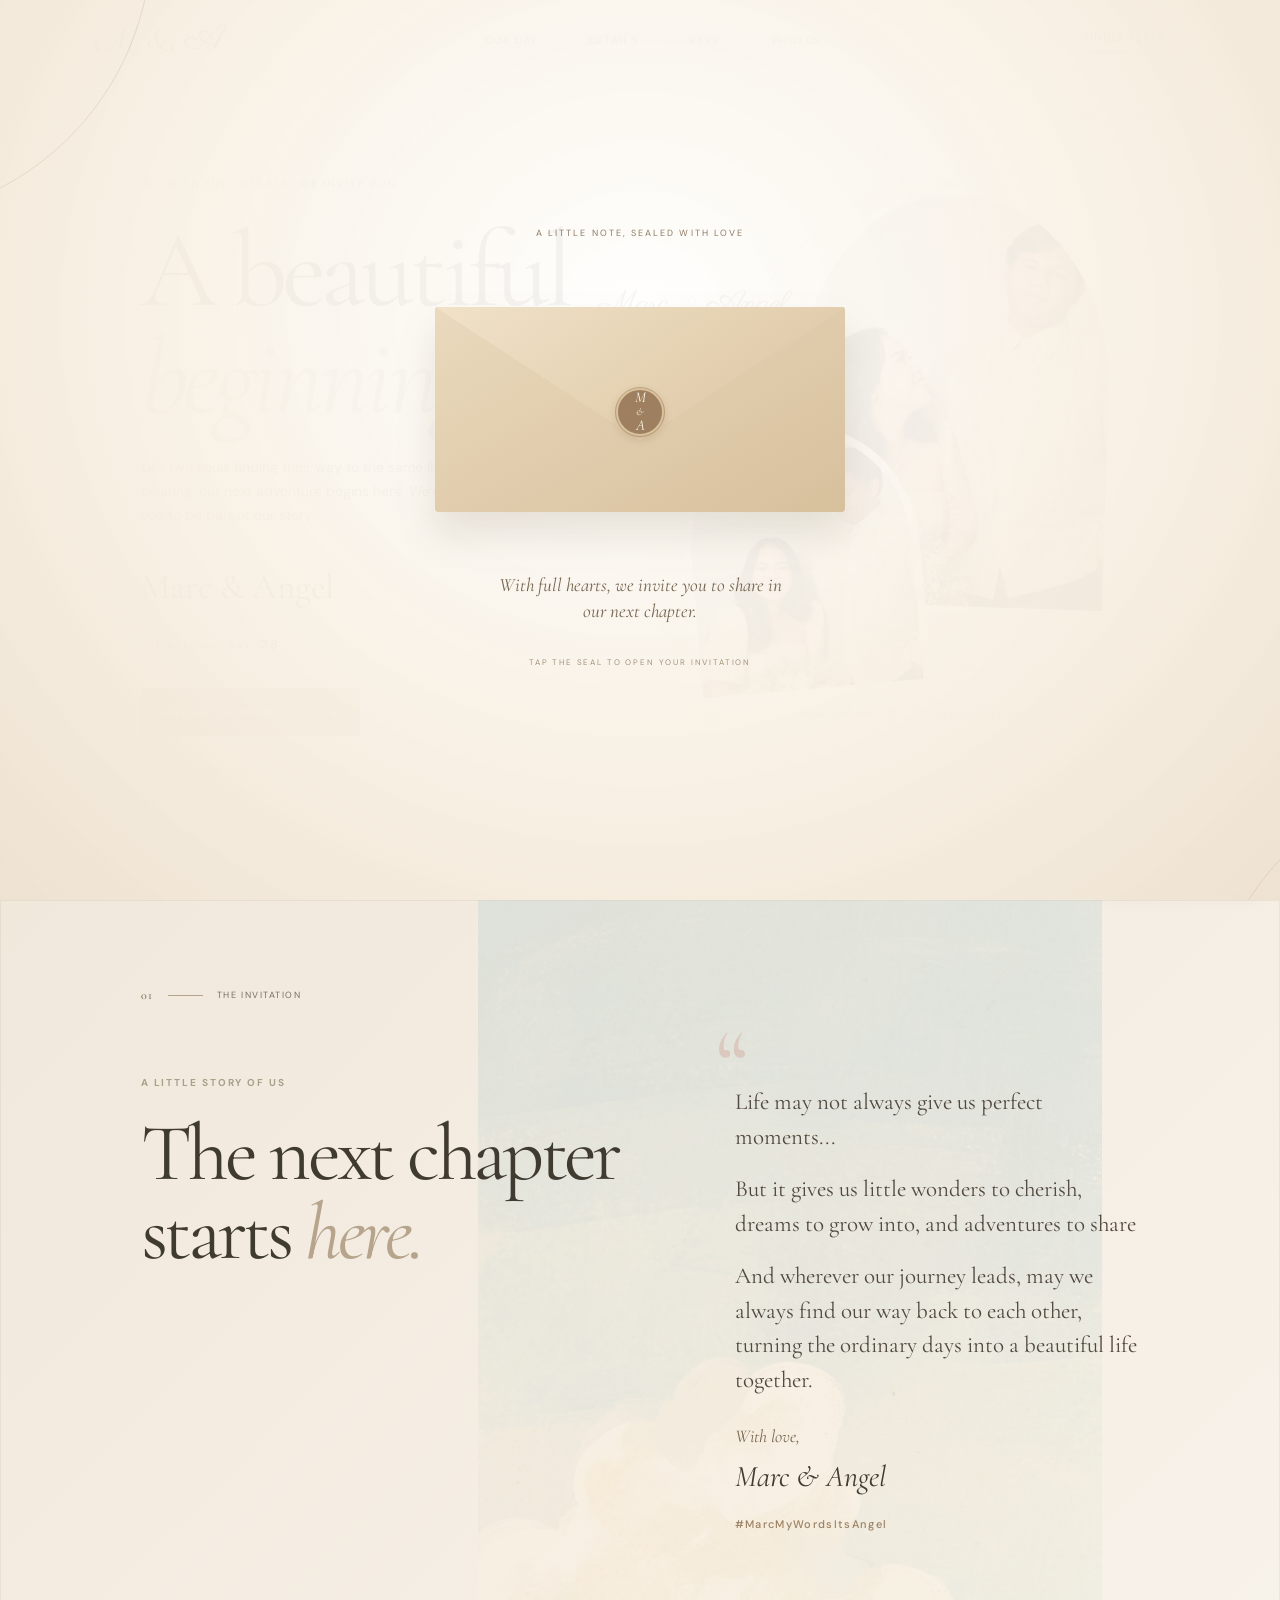
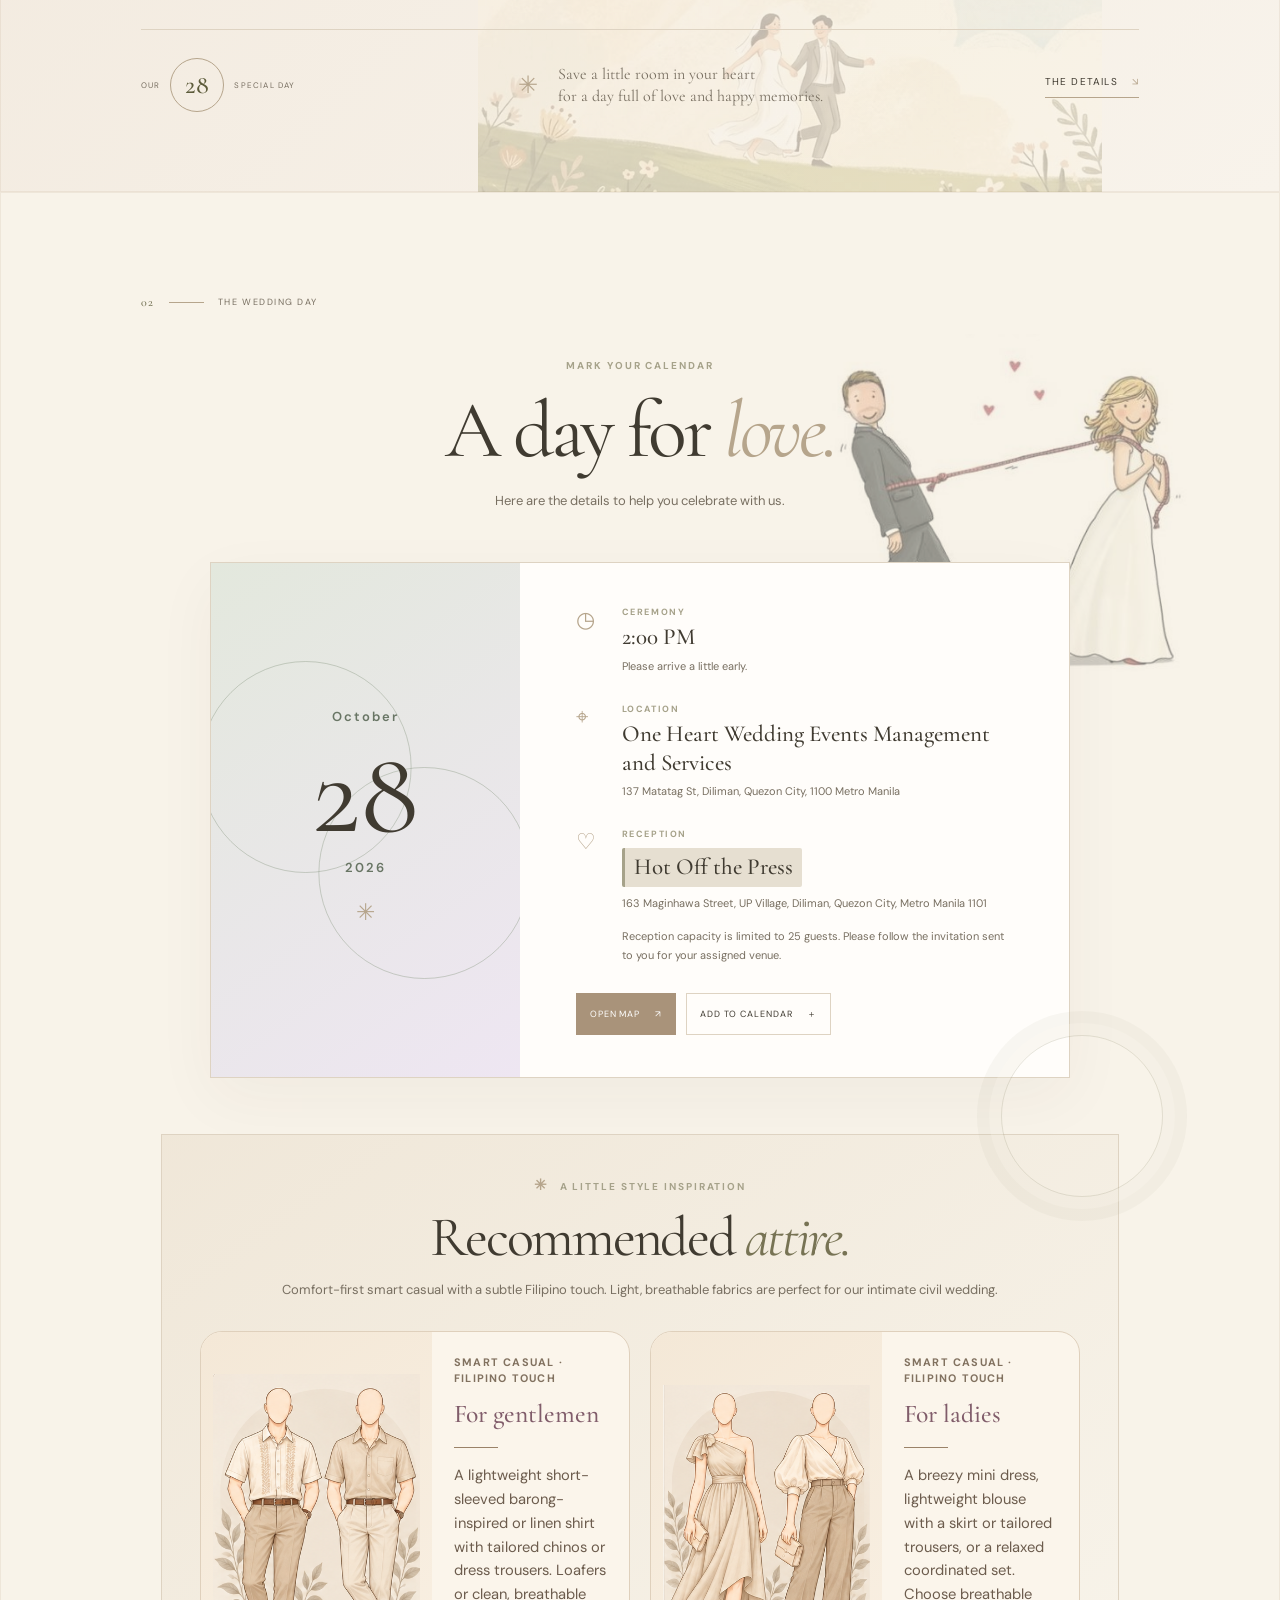
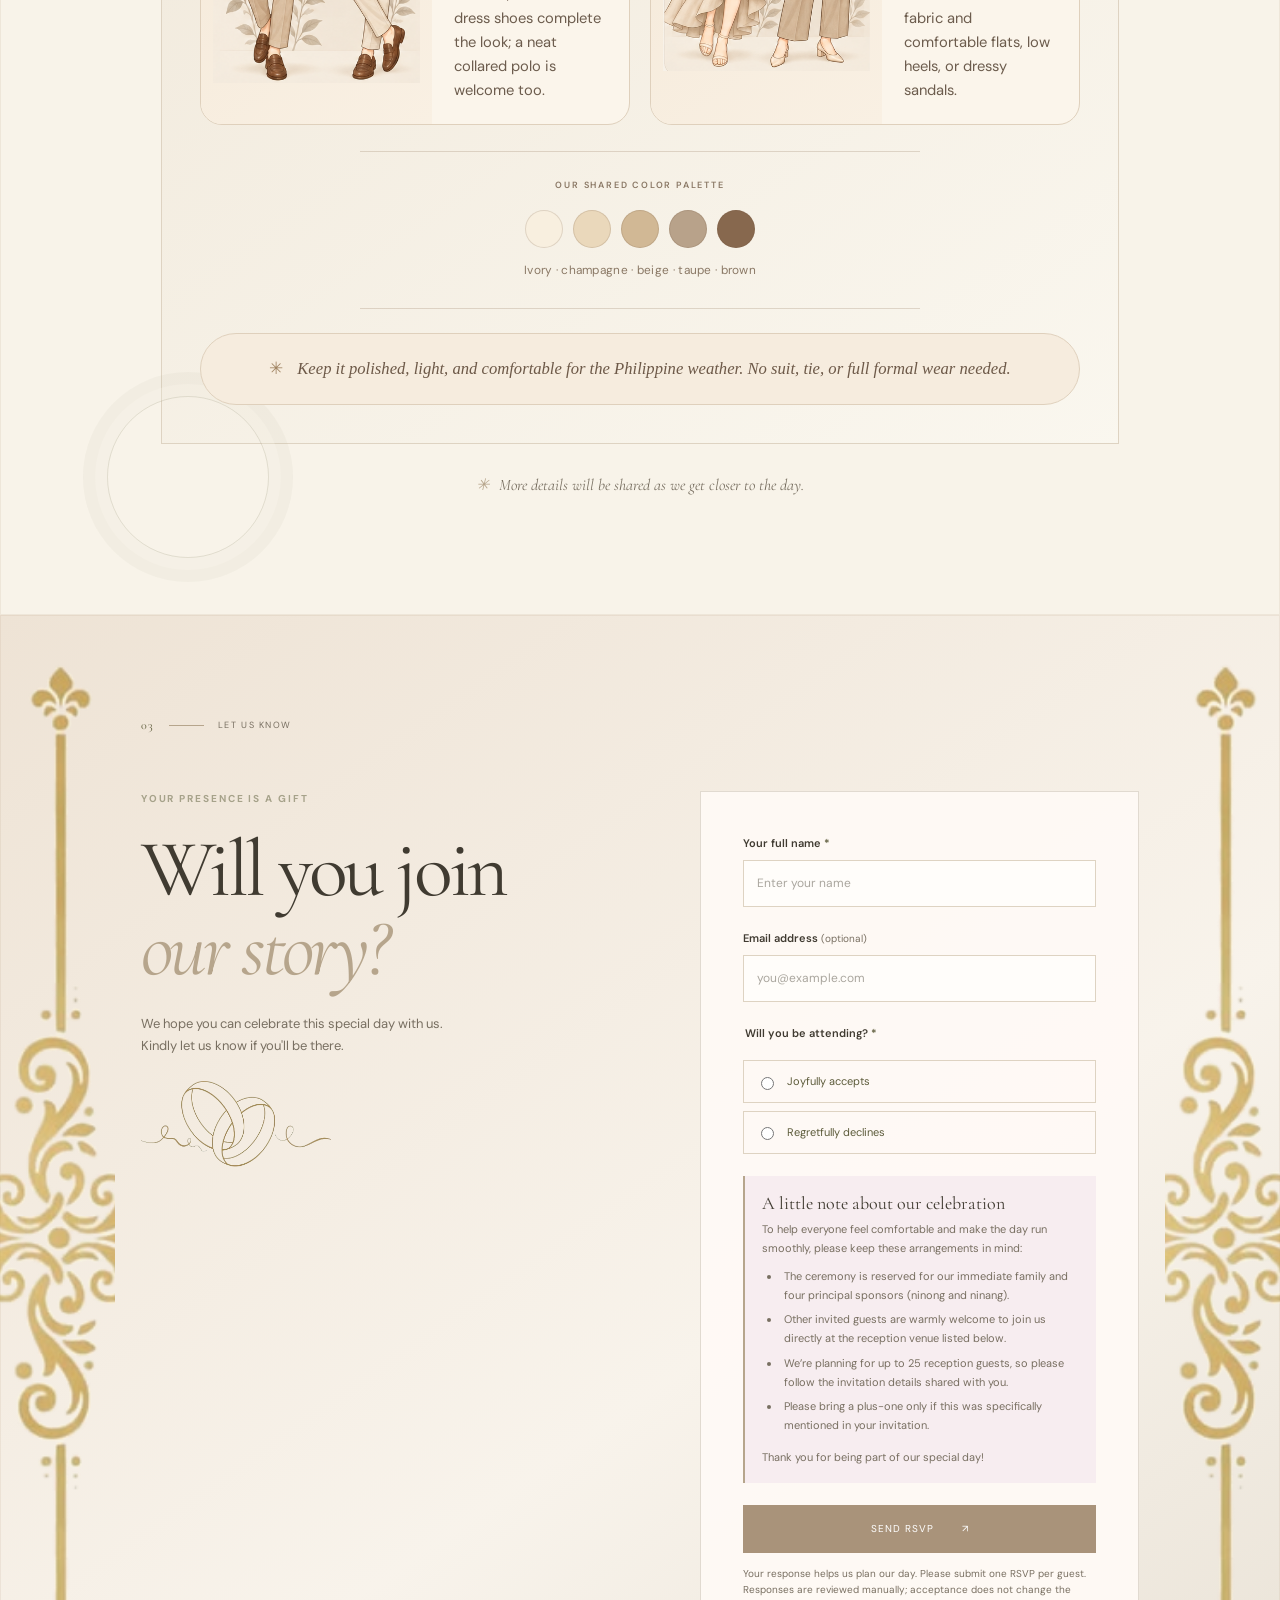
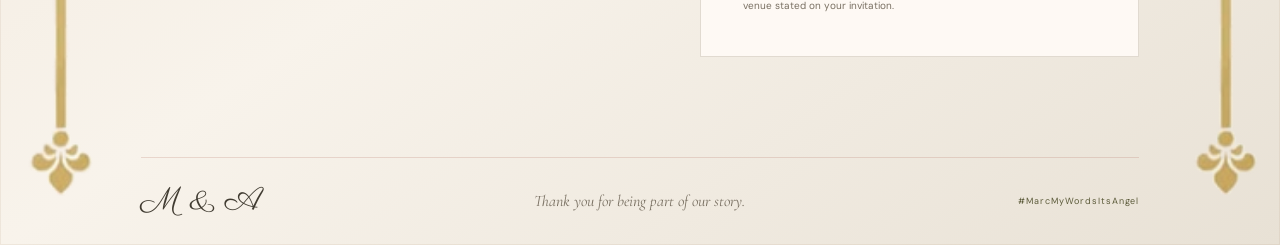
<file: index.html>
<!doctype html>
<html lang="en">
<head>
<meta charset="utf-8">
<meta name="viewport" content="width=device-width, initial-scale=1">
<meta name="theme-color" content="#f8f3eb">
<link rel="icon" href="data:image/svg+xml,%3Csvg xmlns='http://www.w3.org/2000/svg' viewBox='0 0 64 64'%3E%3Crect width='64' height='64' rx='32' fill='%23fbf7f4'/%3E%3Ccircle cx='32' cy='32' r='29' fill='none' stroke='%23c58e9b'/%3E%3Ctext x='32' y='39' font-family='Georgia,serif' font-size='22' text-anchor='middle' fill='%233b3439'%3EMA%3C/text%3E%3C/svg%3E">
<meta name="description" content="A little invitation to celebrate a beautiful beginning.">
<title>Marc & Angel | Wedding Invitation</title>
<link rel="preconnect" href="https://fonts.googleapis.com">
<link rel="preconnect" href="https://fonts.gstatic.com" crossorigin>
<link href="https://fonts.googleapis.com/css2?family=Cormorant+Garamond:wght@400;500;600;700&family=DM+Sans:wght@400;500;600;700&family=Parisienne&display=swap" rel="stylesheet">
<link rel="stylesheet" href="styles.css?v=32">
<script src="script.js?v=14" defer></script>
</head>
<body>
<div class="invitation-gate" id="invitation-gate" role="dialog" aria-modal="true" aria-label="Open wedding invitation">
<p class="gate-kicker">A LITTLE NOTE, SEALED WITH LOVE</p>
<div class="envelope-scene"><div class="envelope" id="wedding-envelope">
<div class="envelope-letter"><span class="letter-eyebrow">YOU ARE INVITED</span><span class="letter-names">Marc <i>&amp;</i> Angel</span><span class="letter-rule"></span><span class="letter-date">OCTOBER 28, 2026</span></div>
<div class="envelope-back"></div><div class="envelope-front"></div><div class="envelope-flap"></div><button class="envelope-seal" id="open-invitation" type="button" aria-label="Unseal and open the wedding invitation">M <span>&amp;</span> A</button>
</div></div>
<p class="gate-message">With full hearts, we invite you to share in our next chapter.</p>

<p class="gate-hint">TAP THE SEAL TO OPEN YOUR INVITATION</p></div>

<a class="skip-link" href="#home">Skip to invitation</a>
<div class="ambient ambient-one" aria-hidden="true"></div><div class="ambient ambient-two" aria-hidden="true"></div>
<header class="site-header">
<a class="brand monogram" href="#home" aria-label="Marc and Angel wedding invitation">M &amp; A</a>
<nav class="nav-links" aria-label="Main navigation"><a href="#story">Our Day</a><a href="#details">Details</a><a href="#rsvp">RSVP</a><a href="photos.html">Photos</a></nav>
<a class="nav-cta" href="#rsvp">Kindly Reply <span aria-hidden="true">↗</span></a>
</header>
<main>
<section class="screen hero" id="home" aria-labelledby="hero-title">
<div class="hero-copy reveal">
<p class="eyebrow"><span class="tiny-flower">✳</span> WITH FULL HEARTS, WE INVITE YOU</p>
<h1 id="hero-title">A beautiful<br><em>beginning.</em></h1>
<p class="hero-intro">Like two souls finding their way to the same little clearing, our next adventure begins here. We’d love for you to be part of our story.</p>
<div class="hero-names"><span id="couple-names"> & Angel</span><span class="name-rule"></span><span class="hero-date">THE WEDDING · DAY <b>28</b></span></div>
<a class="primary-button" href="#story">Explore the invitation <span aria-hidden="true">↓</span></a>
</div>
<div class="hero-art hero-photos reveal" aria-label=" and Angel wedding portraits">
<div class="couple-photo photo-main"><img src="assets/marc-angel-portrait-1.jpg" alt="Marc and Angel together in traditional Filipino wedding attire"></div>
<div class="couple-photo photo-secondary"><img src="assets/marc-angel-portrait-2.jpg" alt="Angel looking up at Marc in their wedding portraits"></div>
<div class="photo-caption">Marc <span>♡</span> Angel</div>
<div class="art-caption"><span>made with love</span><span>✳</span><span>for our favorite people</span></div>
</div>
<a class="scroll-cue" href="#story"><span class="scroll-line"></span> SCROLL TO DISCOVER</a><div class="hero-side-note">A DAY TO REMEMBER · 28</div>
</section>
<section class="screen story-section" id="story" aria-labelledby="story-title">
<div class="section-index reveal"><span>01</span><span class="index-line"></span><span>THE INVITATION</span></div>
<div class="story-grid"><div class="story-heading reveal"><p class="eyebrow">A LITTLE STORY OF US</p><h2 id="story-title">The next chapter<br>starts <em>here.</em></h2></div>
<div class="story-copy reveal"><span class="quote-mark" aria-hidden="true">“</span><div class="invitation-message"><p>Life may not always give us perfect moments...</p><p>But it gives us little wonders to cherish, dreams to grow into, and adventures to share</p><p>And wherever our journey leads, may we always find our way back to each other, turning the ordinary days into a beautiful life together.</p><p class="signature">With love,<span id="signature-names">Angel & Marc</span></p><p class="invitation-hashtag">#MarcMyWordsItsAngel</p></div></div></div>
<div class="story-bottom reveal"><div class="story-stamp"><span>OUR</span><strong>28</strong><span>SPECIAL DAY</span></div><div class="story-note"><span class="tiny-flower">✳</span><p>Save a little room in your heart<br>for a day full of love and happy memories.</p></div><a class="text-link" href="#details">The details <span aria-hidden="true">↘</span></a></div>
</section>
<section class="screen details-section" id="details" aria-labelledby="details-title">
<div class="section-index reveal"><span>02</span><span class="index-line"></span><span>THE WEDDING DAY</span></div>
<div class="details-heading reveal"><p class="eyebrow">MARK YOUR CALENDAR</p><h2 id="details-title">A day for <em>love.</em></h2><p class="section-lede">Here are the details to help you celebrate with us.</p></div>
<div class="event-card reveal"><div class="event-date"><span class="date-month" id="event-month">MONTH</span><strong>28</strong><span class="date-year" id="event-year">YEAR</span><span class="date-flower" aria-hidden="true">✳</span></div>
<div class="event-info"><div class="event-row"><span class="event-icon" aria-hidden="true">◷</span><div><span class="event-label">CEREMONY</span><strong id="event-time">Time to be announced</strong><p>Please arrive a little early.</p></div></div>
<div class="event-row"><span class="event-icon" aria-hidden="true">⌖</span><div><span class="event-label">LOCATION</span><strong id="event-venue">To Be Announced</strong><p id="event-address">Quezon City, Philippines</p></div></div>
<div class="event-row"><span class="event-icon" aria-hidden="true">♡</span><div><span class="event-label">RECEPTION</span><strong id="event-reception" class="reception-venue-highlight">To Be Announced</strong><p id="event-reception-address">163 Maginhawa Street, UP Village, Diliman, Quezon City, Metro Manila 1101</p><p class="reception-capacity-note">Reception capacity is limited to 25 guests. Please follow the invitation sent to you for your assigned venue.</p></div></div>
<div class="event-actions"><a class="primary-button" id="map-link" href="https://maps.google.com/?q=Quezon+City+Philippines" target="_blank" rel="noopener noreferrer">Open map <span aria-hidden="true">↗</span></a><button class="secondary-button" id="calendar-button" type="button">Add to calendar <span aria-hidden="true">＋</span></button></div>
</div></div>
<section class="attire-section reveal" aria-labelledby="attire-title">
  <div class="attire-heading"><p class="eyebrow"><span class="tiny-flower">✳</span> A LITTLE STYLE INSPIRATION</p><h3 id="attire-title">Recommended <em>attire.</em></h3><p>Comfort-first smart casual with a subtle Filipino touch. Light, breathable fabrics are perfect for our intimate civil wedding.</p></div>
  
  <div class="attire-grid">
    <article class="attire-card attire-men">
      <div class="attire-models-image attire-men-image"><img src="assets/attire-models-men.png" alt="Two gentlemen in neutral smart-casual Filipino-inspired outfits: an ivory barong and sand-beige linen shirt with tailored trousers" loading="lazy"></div>
      <div class="attire-copy"><span class="attire-kicker">SMART CASUAL · FILIPINO TOUCH</span><h4>For gentlemen</h4><p>A lightweight short-sleeved barong-inspired or linen shirt with tailored chinos or dress trousers. Loafers or clean, breathable dress shoes complete the look; a neat collared polo is welcome too.</p></div>
    </article>
    <article class="attire-card attire-women">
      <div class="attire-models-image attire-women-image"><img src="assets/attire-models-women.png" alt="Two ladies in neutral smart-casual outfits: a champagne-beige mini dress and an ivory blouse with tailored trousers" loading="lazy"></div>
      <div class="attire-copy"><span class="attire-kicker">SMART CASUAL · FILIPINO TOUCH</span><h4>For ladies</h4><p>A breezy mini dress, lightweight blouse with a skirt or tailored trousers, or a relaxed coordinated set. Choose breathable fabric and comfortable flats, low heels, or dressy sandals.</p></div>
    </article>
  </div>
  <div class="shared-attire-palette" aria-label="Shared recommended attire color palette"><p>OUR SHARED COLOR PALETTE</p><div class="attire-swatches"><i></i><i></i><i></i><i></i><i></i><span>Ivory · champagne · beige · taupe · brown</span></div></div>
  <p class="attire-note"><span aria-hidden="true">✳</span> Keep it polished, light, and comfortable for the Philippine weather. No suit, tie, or full formal wear needed.</p>
</section>
<p class="details-footnote reveal"><span>✳</span> More details will be shared as we get closer to the day.</p>
</section>
<section class="screen rsvp-section" id="rsvp" aria-labelledby="rsvp-title">
<div class="section-index reveal"><span>03</span><span class="index-line"></span><span>LET US KNOW</span></div>
<div class="rsvp-grid"><div class="rsvp-copy reveal"><p class="eyebrow">YOUR PRESENCE IS A GIFT</p><h2 id="rsvp-title">Will you join<br><em>our story?</em></h2><p>We hope you can celebrate this special day with us. Kindly let us know if you'll be there.</p><img class="rsvp-rings-image" src="assets/Wedding-day-transparent.png" alt="" aria-hidden="true" loading="lazy"></div>
<form class="rsvp-form reveal" id="rsvp-form">
<input class="website-field" type="text" name="website" tabindex="-1" autocomplete="off" aria-hidden="true" aria-label="Leave this field empty"><label for="guest-name">Your full name <span>*</span></label><input id="guest-name" name="name" type="text" placeholder="Enter your name" autocomplete="name" required>
<label for="guest-email">Email address <span class="optional">(optional)</span></label><input id="guest-email" name="email" type="email" placeholder="you@example.com" autocomplete="email">
<fieldset><legend>Will you be attending? <span>*</span></legend><label class="radio-card"><input type="radio" name="attendance" value="Joyfully accepts" required><span>Joyfully accepts</span></label><label class="radio-card"><input type="radio" name="attendance" value="Regretfully declines"><span>Regretfully declines</span></label></fieldset>
<div class="guest-policy-note" role="note"><span class="policy-note-heading">A little note about our celebration</span><p>To help everyone feel comfortable and make the day run smoothly, please keep these arrangements in mind:</p><ul class="guest-policy-list"><li>The ceremony is reserved for our immediate family and four principal sponsors (ninong and ninang).</li><li>Other invited guests are warmly welcome to join us directly at the reception venue listed below.</li><li>We’re planning for up to 25 reception guests, so please follow the invitation details shared with you.</li><li>Please bring a plus-one only if this was specifically mentioned in your invitation.</li></ul><p>Thank you for being part of our special day!</p></div>
<button class="primary-button submit-button" type="submit">Send RSVP <span aria-hidden="true">↗</span></button><p class="form-note">Your response helps us plan our day. Please submit one RSVP per guest. Responses are reviewed manually; acceptance does not change the venue stated on your invitation.</p><div class="form-message" id="form-message" role="status" aria-live="polite" hidden></div>
</form></div>
<footer class="site-footer"><a class="brand footer-brand monogram" href="#home">M &amp; A</a><p>Thank you for being part of our story.</p><span class="footer-hashtag" id="event-hashtag">#MarcMyWordsItsAngel</span></footer>
</section>
</main><div class="page-progress" aria-hidden="true"><span id="progress-bar"></span></div>
<button class="music-toggle" id="music-toggle" type="button" aria-pressed="false" aria-label="Play gentle wedding background music"><span class="music-toggle-icon" aria-hidden="true">♫</span><span class="music-toggle-label">Play music</span></button>
</body>
</html>
</file>
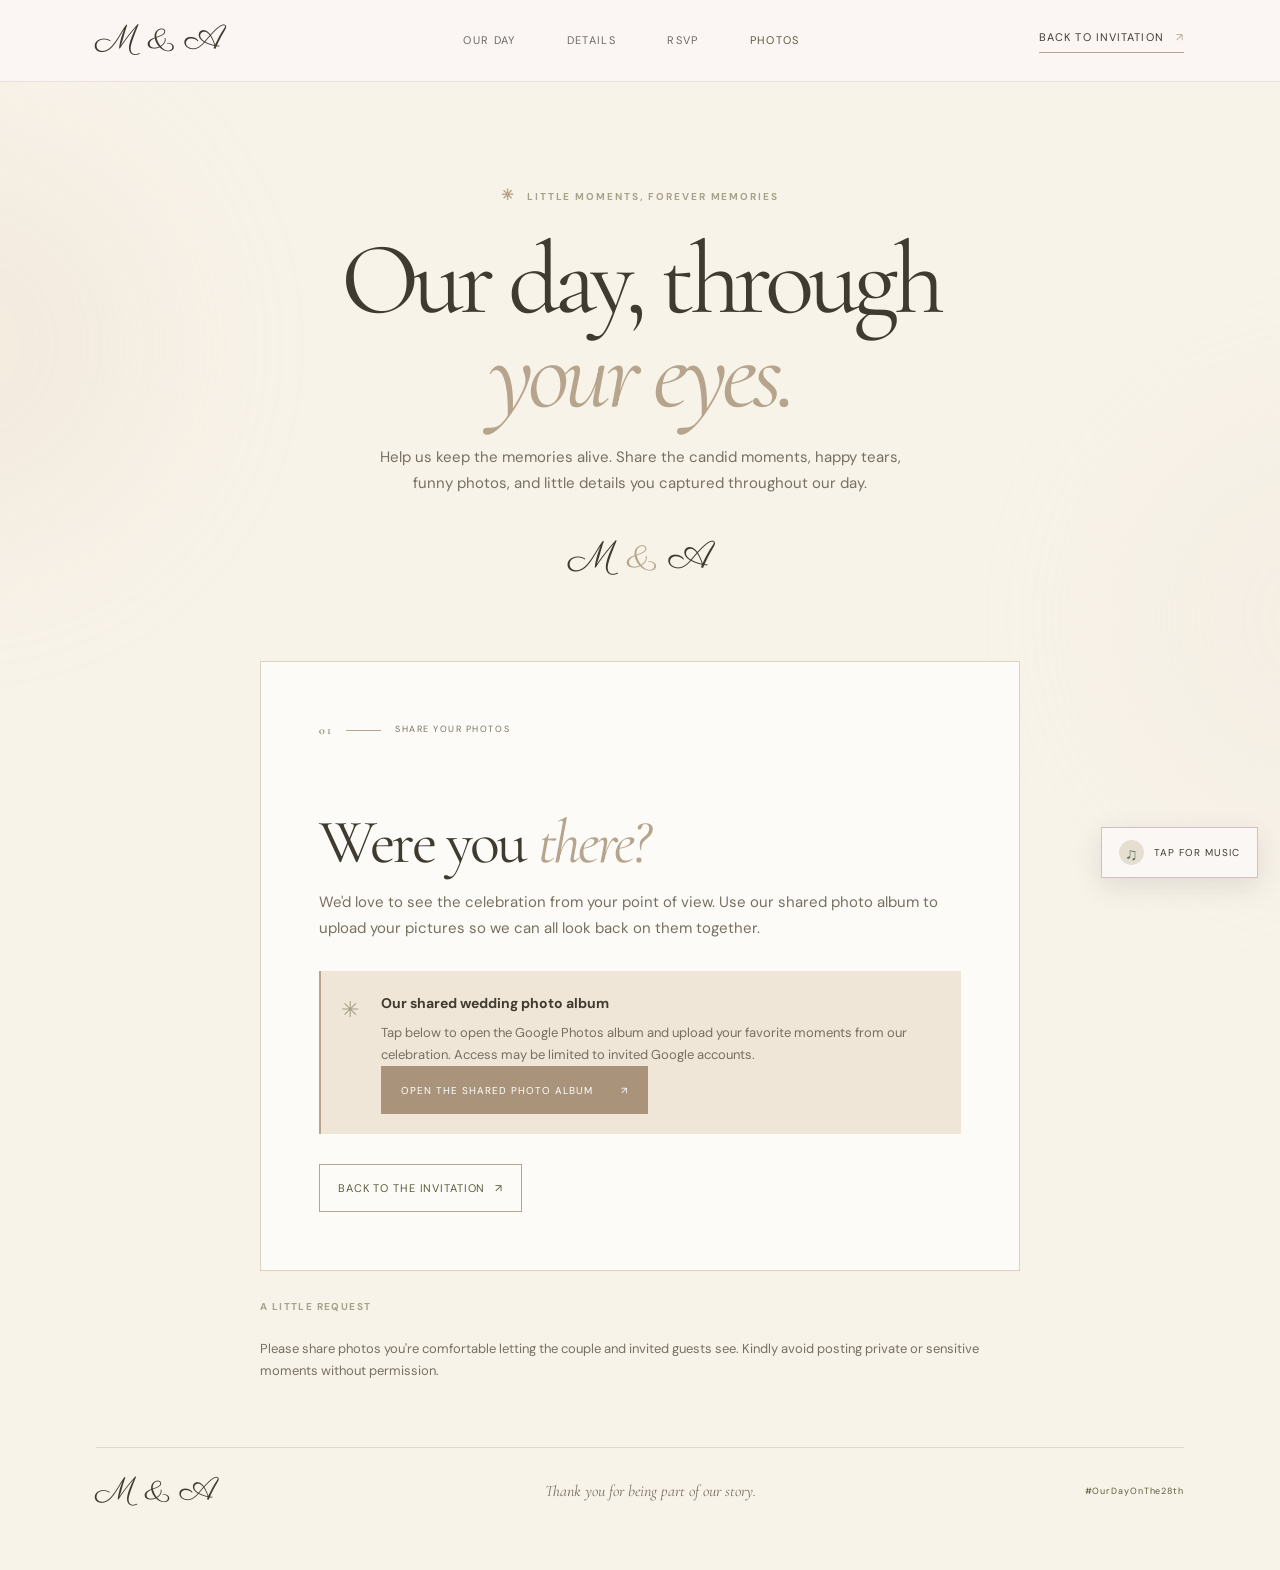
<file: photos.html>
<!doctype html>
<html lang="en">
<head>
<meta charset="utf-8">
<meta name="viewport" content="width=device-width, initial-scale=1">
<meta name="theme-color" content="#fbf7f4">
<link rel="icon" href="data:image/svg+xml,%3Csvg xmlns='http://www.w3.org/2000/svg' viewBox='0 0 64 64'%3E%3Crect width='64' height='64' rx='32' fill='%23fbf7f4'/%3E%3Ccircle cx='32' cy='32' r='29' fill='none' stroke='%23c58e9b'/%3E%3Ctext x='32' y='39' font-family='Georgia,serif' font-size='22' text-anchor='middle' fill='%233b3439'%3EMA%3C/text%3E%3C/svg%3E">
<meta name="description" content="Share and revisit the little moments from Marc and Angel's wedding day.">
<title>Wedding Memories | Marc &amp; Angel</title>
<link rel="preconnect" href="https://fonts.googleapis.com">
<link rel="preconnect" href="https://fonts.gstatic.com" crossorigin>
<link href="https://fonts.googleapis.com/css2?family=Cormorant+Garamond:wght@400;500;600;700&family=DM+Sans:wght@400;500;600;700&family=Parisienne&display=swap" rel="stylesheet">
<link rel="stylesheet" href="styles.css?v=12">
<script src="script.js?v=8" defer></script>
</head>
<body>
<div class="ambient ambient-one" aria-hidden="true"></div><div class="ambient ambient-two" aria-hidden="true"></div>
<header class="site-header">
<a class="brand monogram" href="index.html" aria-label="Return to Marc and Angel's wedding invitation">M &amp; A</a>
<nav class="nav-links" aria-label="Main navigation"><a href="index.html#story">Our Day</a><a href="index.html#details">Details</a><a href="index.html#rsvp">RSVP</a><a class="active" href="photos.html">Photos</a></nav>
<a class="nav-cta" href="index.html">Back to invitation <span aria-hidden="true">↗</span></a>
</header>
<main class="memories-page">
<section class="memories-hero">
<p class="eyebrow"><span class="tiny-flower">✳</span> LITTLE MOMENTS, FOREVER MEMORIES</p>
<h1>Our day, through<br><em>your eyes.</em></h1>
<p class="memories-intro">Help us keep the memories alive. Share the candid moments, happy tears, funny photos, and little details you captured throughout our day.</p>
<div class="memories-monogram">M <span>&amp;</span> A</div>
</section>
<section class="memories-card" aria-labelledby="share-title">
<div class="section-index"><span>01</span><span class="index-line"></span><span>SHARE YOUR PHOTOS</span></div>
<h2 id="share-title">Were you <em>there?</em></h2>
<p>We'd love to see the celebration from your point of view. Use our shared photo album to upload your pictures so we can all look back on them together.</p>
<div class="album-status"><span class="tiny-flower">✳</span><div><strong>Our shared wedding photo album</strong><p>Tap below to open the Google Photos album and upload your favorite moments from our celebration. Access may be limited to invited Google accounts.</p><a class="primary-button album-link" href="https://photos.app.goo.gl/m4whhoZjSTpRGies6" target="_blank" rel="noopener noreferrer">Open the shared photo album <span aria-hidden="true">↗</span></a></div></div>
<a class="secondary-button memories-back" href="index.html">Back to the invitation <span aria-hidden="true">↗</span></a>
</section>
<section class="memories-note">
<p class="eyebrow">A LITTLE REQUEST</p>
<p>Please share photos you're comfortable letting the couple and invited guests see. Kindly avoid posting private or sensitive moments without permission.</p>
</section>
<footer class="site-footer"><a class="brand footer-brand monogram" href="index.html">M &amp; A</a><p>Thank you for being part of our story.</p><span class="footer-hashtag">#OurDayOnThe28th</span></footer>
</main>
<button class="music-toggle" id="music-toggle" type="button" aria-pressed="false" aria-label="Play gentle wedding background music"><span class="music-toggle-icon" aria-hidden="true">♫</span><span class="music-toggle-label">Play music</span></button>
</body>
</html>
</file>
<file: styles.css>
:root{--ivory:#fdfbf7;--paper:#f5efe7;--rose:#c98270;--rose-dark:#a85f51;--sage:#829789;--sage-light:#dce4da;--ink:#30332f;--muted:#77786f;--line:#ded8cd;--serif:"Cormorant Garamond",Georgia,serif;--sans:"DM Sans",Arial,sans-serif;--ease:cubic-bezier(.22,1,.36,1)}
*{box-sizing:border-box}html{scroll-behavior:smooth;scroll-padding-top:82px}body{margin:0;background:var(--ivory);color:var(--ink);font-family:var(--sans);font-size:15px;line-height:1.7;overflow-x:hidden}a{color:inherit;text-decoration:none}button,input,textarea{font:inherit}button,a{-webkit-tap-highlight-color:transparent}::selection{background:var(--sage-light);color:var(--ink)}.skip-link{position:fixed;z-index:100;top:-60px;left:16px;background:var(--ink);color:white;padding:10px 16px}.skip-link:focus{top:12px}
.ambient{position:fixed;z-index:-1;width:420px;height:420px;border-radius:50%;filter:blur(80px);opacity:.16;pointer-events:none}.ambient-one{top:15%;left:-250px;background:#e8c4b6}.ambient-two{right:-260px;bottom:8%;background:#c9d6c7}
.site-header{height:82px;width:100%;display:flex;align-items:center;justify-content:space-between;padding:0 7.5%;border-bottom:1px solid rgba(222,216,205,.65);background:rgba(253,251,247,.88);backdrop-filter:blur(12px);position:sticky;top:0;z-index:20}.brand{display:inline-flex;align-items:center;gap:7px;font-family:var(--serif);font-size:26px;font-weight:600;letter-spacing:-.05em}.brand.monogram{font-family:"Parisienne",cursive;font-size:34px;font-weight:400;letter-spacing:0;line-height:1.1;white-space:nowrap}.footer-brand.monogram{font-size:32px}.brand span{color:var(--rose);font-size:20px;font-style:italic}.brand i{font-family:var(--sans);font-size:11px;color:var(--rose);font-style:normal}.nav-links{display:flex;align-items:center;gap:clamp(20px,4vw,54px);color:#696b63;font-size:11px;text-transform:uppercase;letter-spacing:.12em}.nav-links a,.nav-cta,.text-link{transition:color .25s ease}.nav-links a:hover,.nav-links a.active,.text-link:hover{color:var(--rose-dark)}.nav-cta{font-size:11px;text-transform:uppercase;letter-spacing:.1em;border-bottom:1px solid var(--rose);padding-bottom:5px}.nav-cta span{color:var(--rose);margin-left:8px}
.screen{position:relative;padding:100px 11%;min-height:88vh}.hero{min-height:calc(100vh - 82px);display:grid;grid-template-columns:1.05fr .95fr;align-items:center;gap:4%;padding-top:70px;padding-bottom:90px}.hero-copy{max-width:600px;position:relative;z-index:2}.eyebrow{font-size:10px;line-height:1.5;letter-spacing:.19em;font-weight:700;color:var(--sage);margin:0 0 24px}.tiny-flower{color:var(--rose);font-size:15px;display:inline-block;margin-right:7px}h1,h2{font-family:var(--serif);font-weight:400;letter-spacing:-.045em;line-height:.98;margin:0}h1{font-size:clamp(64px,8.5vw,124px)}h1 em,h2 em{color:var(--rose);font-weight:400}.hero-intro{color:var(--muted);font-size:14px;max-width:360px;margin:26px 0 30px}.hero-names{display:flex;flex-direction:column;gap:8px;margin:0 0 32px}#couple-names{font-family:var(--serif);font-size:clamp(24px,3vw,35px)}.name-rule{width:52px;height:1px;background:var(--rose)}.hero-date{font-size:9px;font-weight:600;letter-spacing:.18em;color:var(--muted)}.hero-date b{color:var(--rose-dark);font-size:13px;margin-left:5px}
.primary-button,.secondary-button{display:inline-flex;align-items:center;justify-content:center;gap:28px;min-height:48px;padding:12px 19px;border:1px solid var(--rose);cursor:pointer;font-size:10px;letter-spacing:.1em;text-transform:uppercase;transition:background .3s ease,color .3s ease,transform .3s ease}.primary-button{background:var(--rose);color:white}.primary-button:hover{background:var(--rose-dark);border-color:var(--rose-dark);transform:translateY(-2px)}.secondary-button{color:var(--ink);background:transparent;border-color:var(--line)}.secondary-button:hover{background:var(--paper);transform:translateY(-2px)}
.hero-art{min-height:490px;position:relative;display:grid;place-items:center;isolation:isolate}.art-ring{position:absolute;border:1px solid rgba(130,151,137,.4);border-radius:50%;aspect-ratio:1}.ring-one{width:min(92%,450px)}.ring-two{width:min(74%,360px);border-color:rgba(201,130,112,.45)}.art-sun{position:absolute;z-index:-1;top:12%;right:12%;width:110px;height:110px;border-radius:50%;background:#efe0d3;opacity:.8}.flower-illustration{width:min(100%,410px);height:auto;overflow:visible;filter:drop-shadow(0 14px 12px rgba(79,71,57,.05))}.stem{fill:none;stroke:var(--sage);stroke-width:2;stroke-linecap:round}.leaf{fill:#b6c6b6;stroke:var(--sage);stroke-width:1.3}.blossom{fill:#e7c5b8;stroke:#c98270;stroke-width:1.3}.blossom-main{fill:#f0d6c8}.blossom-left{fill:#e9c7b9}.blossom-right{fill:#d9b3a3}.blossom circle{fill:#c98270;stroke:none}.bud{fill:#c98270;stroke:#a85f51;stroke-width:1.4}.bud path{fill:none}.art-caption{position:absolute;bottom:5%;display:flex;align-items:center;gap:12px;color:var(--muted);font-family:var(--serif);font-size:14px;font-style:italic}.art-caption span:nth-child(2){color:var(--rose);font-style:normal}.scroll-cue{position:absolute;bottom:27px;left:11%;display:flex;align-items:center;gap:12px;color:var(--muted);font-size:8px;letter-spacing:.16em}.scroll-line{display:inline-block;width:34px;height:1px;background:var(--rose)}.hero-side-note{position:absolute;right:2.5%;top:50%;writing-mode:vertical-rl;transform:rotate(180deg);color:#a5a095;font-size:8px;letter-spacing:.2em}
.story-section{background:var(--paper);min-height:85vh;padding-top:85px;padding-bottom:80px}.section-index{display:flex;align-items:center;gap:14px;margin-bottom:70px;color:var(--muted);font-size:9px;letter-spacing:.17em}.section-index span:first-child{color:var(--rose-dark);font-size:12px;font-family:var(--serif)}.index-line{width:35px;height:1px;background:var(--rose)}.story-grid{display:grid;grid-template-columns:1.1fr .9fr;gap:10%;align-items:start}.story-heading h2,.details-heading h2,.rsvp-copy h2{font-size:clamp(48px,6.3vw,82px)}.story-copy{position:relative;padding-top:10px;max-width:480px}.quote-mark{position:absolute;top:-60px;left:-20px;font-family:var(--serif);font-size:100px;color:rgba(201,130,112,.27);line-height:1}.story-copy>p:first-of-type{position:relative;font-family:var(--serif);font-size:clamp(19px,2.1vw,25px);line-height:1.55;margin:0 0 28px}.signature{color:var(--muted);font-size:12px}.signature span{display:block;margin-top:4px;font-family:var(--serif);color:var(--ink);font-size:25px;font-style:italic}.story-bottom{margin-top:80px;border-top:1px solid var(--line);padding-top:28px;display:flex;align-items:center;justify-content:space-between;gap:24px}.story-stamp{display:flex;align-items:center;gap:10px;color:var(--muted);font-size:8px;letter-spacing:.15em}.story-stamp strong{display:grid;place-items:center;width:54px;height:54px;border:1px solid var(--rose);border-radius:50%;color:var(--rose-dark);font-family:var(--serif);font-size:26px;font-weight:500}.story-note{display:flex;align-items:center;gap:13px;color:var(--muted);font-family:var(--serif);font-size:16px;line-height:1.4}.story-note p{margin:0}.story-note .tiny-flower{font-size:24px}.text-link{color:var(--ink);font-size:10px;letter-spacing:.12em;text-transform:uppercase;border-bottom:1px solid var(--rose);padding-bottom:7px;white-space:nowrap}.text-link span{color:var(--rose);margin-left:10px}
.details-section{min-height:90vh;background:var(--ivory)}.details-heading{text-align:center;margin:-25px auto 50px}.details-heading .eyebrow{margin-bottom:18px}.section-lede{margin:20px 0 0;color:var(--muted);font-size:13px}.event-card{max-width:860px;margin:0 auto;display:grid;grid-template-columns:.72fr 1.28fr;background:#fffdfa;border:1px solid var(--line);box-shadow:0 20px 60px rgba(61,54,42,.045)}.event-date{position:relative;display:flex;flex-direction:column;align-items:center;justify-content:center;min-height:330px;background:var(--sage-light);overflow:hidden}.event-date:before,.event-date:after{content:"";position:absolute;width:210px;height:210px;border:1px solid rgba(130,151,137,.42);border-radius:50%}.event-date:before{transform:translate(-28%,-25%)}.event-date:after{transform:translate(28%,25%)}.date-month,.date-year{z-index:1;color:#617566;font-size:clamp(11px,1.15vw,13px);font-weight:600;letter-spacing:.16em;line-height:1.4;text-align:center}.event-date strong{z-index:1;font-family:var(--serif);font-size:clamp(85px,10vw,120px);font-weight:400;line-height:1.1;color:var(--ink)}.date-flower{z-index:1;margin-top:16px;color:var(--rose);font-size:23px}.event-info{padding:42px clamp(24px,5vw,56px);display:flex;flex-direction:column;justify-content:center;gap:26px}.event-row{display:grid;grid-template-columns:32px 1fr;gap:14px}.event-icon{color:var(--rose);font-size:22px;line-height:1.4}.event-label{display:block;color:var(--sage);font-size:9px;letter-spacing:.17em;font-weight:700;margin-bottom:3px}.event-row strong{display:block;font-family:var(--serif);font-size:23px;font-weight:500;line-height:1.25}.event-row p{margin:5px 0 0;color:var(--muted);font-size:11px}.event-actions{display:flex;flex-wrap:wrap;gap:10px;margin-top:3px}.event-actions .primary-button,.event-actions .secondary-button{min-height:42px;padding:10px 13px;gap:15px;font-size:9px}.details-footnote{display:flex;justify-content:center;align-items:center;gap:10px;color:var(--muted);font-family:var(--serif);font-style:italic;font-size:16px;margin-top:28px}.details-footnote span{color:var(--rose)}
.rsvp-section{background:#f3e8df;padding-bottom:0}.rsvp-section .section-index{margin-bottom:55px}.rsvp-grid{display:grid;grid-template-columns:1fr 1fr;gap:12%;align-items:start;max-width:1000px;margin:0 auto 100px}.rsvp-copy>p:not(.eyebrow){color:var(--muted);font-size:13px;max-width:340px;margin-top:25px}.rsvp-deco{margin-top:48px;display:flex;align-items:center;gap:20px;color:var(--rose);font-size:17px}.rsvp-deco span:nth-child(2){font-size:34px;color:var(--sage)}.rsvp-form{background:var(--ivory);border:1px solid rgba(222,216,205,.9);padding:clamp(24px,4vw,42px)}.rsvp-form>label,.rsvp-form legend{display:block;color:var(--ink);font-size:11px;font-weight:600;margin-bottom:8px}.rsvp-form label>span,.rsvp-form legend>span{color:var(--rose-dark)}.rsvp-form .optional{color:var(--muted);font-size:10px;font-weight:400}.rsvp-form input[type=text],.rsvp-form input[type=email],.rsvp-form textarea{width:100%;border:1px solid var(--line);border-radius:0;background:#fffdfa;padding:12px 13px;color:var(--ink);font-size:12px;margin-bottom:22px;outline:none;transition:border-color .2s ease,box-shadow .2s ease}.rsvp-form input:focus,.rsvp-form textarea:focus{border-color:var(--sage);box-shadow:0 0 0 3px rgba(130,151,137,.13)}.rsvp-form input::placeholder,.rsvp-form textarea::placeholder{color:#aaa69e}.rsvp-form fieldset{border:0;margin:0 0 22px;padding:0}.rsvp-form legend{margin-bottom:10px}.radio-card{display:flex;align-items:center;gap:10px;padding:11px 12px;border:1px solid var(--line);margin-top:8px;font-size:11px;cursor:pointer;transition:border-color .2s ease,background .2s ease}.radio-card:has(input:checked){border-color:var(--sage);background:#f3f6f1}.radio-card input{accent-color:var(--sage)}.rsvp-form textarea{resize:vertical;margin-bottom:18px}.submit-button{width:100%}.form-note,.form-message{font-size:10px;color:var(--muted);line-height:1.6}.form-note{margin:13px 0 0}.form-message{color:var(--rose-dark);margin:6px 0 0}.site-footer{border-top:1px solid rgba(168,95,81,.2);padding:26px 0;display:flex;align-items:center;justify-content:space-between;gap:18px}.footer-brand{font-size:22px}.site-footer p{color:var(--muted);font-family:var(--serif);font-style:italic;font-size:16px;margin:0}.footer-hashtag{color:var(--rose-dark);font-size:9px;letter-spacing:.1em}.page-progress{position:fixed;z-index:30;left:0;bottom:0;width:100%;height:3px;background:transparent;pointer-events:none}.page-progress span{display:block;width:0;height:100%;background:var(--rose)}.reveal{opacity:0;transform:translateY(22px);transition:opacity .85s var(--ease),transform .85s var(--ease)}.reveal.in-view{opacity:1;transform:translateY(0)}.hero .reveal:nth-child(2){transition-delay:.12s}
@media(prefers-reduced-motion:reduce){*,*::before,*::after{scroll-behavior:auto!important;animation-duration:.01ms!important;animation-iteration-count:1!important;transition-duration:.01ms!important}.reveal{opacity:1;transform:none}}
@media(max-width:900px){.site-header{padding:0 5%}.screen{padding-left:7%;padding-right:7%}.hero{gap:1%}.hero-art{min-height:400px}.scroll-cue{left:7%}.story-grid{gap:7%}.story-bottom{flex-wrap:wrap}.rsvp-grid{gap:7%}}
@media(max-width:650px){html{scroll-padding-top:70px}.site-header{height:70px;padding:0 6%}.brand{font-size:23px}.nav-links{gap:13px;font-size:9px;letter-spacing:.04em}.nav-cta{display:none}.screen{padding:75px 7%;min-height:auto}.hero{min-height:auto;padding-top:66px;padding-bottom:85px;grid-template-columns:1fr}.hero-copy{padding-top:10px}h1{font-size:clamp(68px,17vw,100px)}.hero-intro{max-width:300px}.hero-art{min-height:340px;margin-top:15px}.art-ring.ring-one{width:85%}.art-ring.ring-two{width:68%}.flower-illustration{width:min(90%,330px)}.art-sun{width:75px;height:75px}.art-caption{bottom:0;font-size:12px}.scroll-cue{left:7%;bottom:25px}.hero-side-note{display:none}.section-index{margin-bottom:48px}.story-grid{grid-template-columns:1fr;gap:55px}.story-copy{margin-left:15px}.quote-mark{left:-18px;top:-50px}.story-bottom{margin-top:55px;align-items:flex-start}.story-note{order:3;width:100%}.details-heading{margin:0 auto 35px}.event-card{grid-template-columns:1fr}.event-date{min-height:230px}.event-date strong{font-size:94px}.event-info{padding:30px 24px}.event-actions{display:grid;grid-template-columns:1fr}.event-actions a,.event-actions button{width:100%}.details-footnote{text-align:center;font-size:14px}.rsvp-section .section-index{margin-bottom:45px}.rsvp-grid{grid-template-columns:1fr;gap:42px;margin-bottom:65px}.rsvp-deco{margin-top:25px}.site-footer{flex-wrap:wrap}.site-footer p{order:3;width:100%}}
@media(max-width:380px){.nav-links{gap:9px;font-size:8px}.eyebrow{font-size:9px}.story-stamp{gap:6px}.story-stamp strong{width:45px;height:45px}}
/* Hidden anti-spam field; kept out of the visual layout. */
.website-field{position:absolute!important;left:-10000px!important;top:auto!important;width:1px!important;height:1px!important;overflow:hidden!important;}
.form-message.is-error{color:#a33b36;}
.submit-button:disabled{opacity:.65;cursor:wait;}


/* Memories page */
.memories-page{min-height:calc(100vh - 82px);padding:clamp(55px,8vw,110px) 7.5% 35px;max-width:1440px;margin:0 auto}
.memories-hero{max-width:800px;margin:0 auto 70px;text-align:center}
.memories-hero .eyebrow{justify-content:center}
.memories-hero h1{font-family:var(--serif);font-size:clamp(58px,8vw,108px);font-weight:400;line-height:.92;letter-spacing:-.055em;margin:25px 0}
.memories-hero h1 em,.memories-card h2 em{color:var(--rose);font-weight:400}
.memories-intro{max-width:560px;margin:0 auto;color:var(--muted)}
.memories-monogram{font-family:"Parisienne",cursive;font-size:38px;color:var(--ink);margin-top:30px}
.memories-monogram span{color:var(--rose)}
.memories-card{max-width:760px;margin:0 auto;padding:clamp(28px,5vw,58px);background:rgba(255,255,255,.68);border:1px solid var(--line)}
.memories-card h2{font-family:var(--serif);font-weight:400;font-size:clamp(40px,6vw,62px);line-height:1.05;margin:26px 0 12px}
.memories-card>p{color:var(--muted)}
.album-status{display:flex;align-items:flex-start;gap:15px;margin:30px 0;padding:20px;background:var(--paper);border-left:2px solid var(--rose)}
.album-status .tiny-flower{color:var(--sage);font-size:22px}
.album-status strong{font-size:14px}
.album-status p{margin:5px 0 0;color:var(--muted);font-size:13px}
.memories-back{display:inline-flex;align-items:center;justify-content:center;gap:10px;padding:12px 18px;border:1px solid var(--rose);color:var(--rose-dark);font-size:11px;text-transform:uppercase;letter-spacing:.08em}
.memories-note{max-width:760px;margin:28px auto 65px;color:var(--muted);font-size:13px}
.memories-note .eyebrow{color:var(--sage);font-size:10px;letter-spacing:.14em}
@media(max-width:650px){.memories-page{padding:50px 7% 25px}.memories-hero{margin-bottom:45px}.memories-card{padding:26px 22px}.memories-page .site-footer{margin-top:40px}}

/* RSVP submission feedback */
.form-message[hidden]{display:none!important}
.form-message{display:flex;align-items:flex-start;gap:14px;margin-top:18px;padding:18px;background:#f5efe7;border:1px solid var(--line);color:var(--ink)}
.form-message .confirmation-icon{display:grid;place-items:center;flex:0 0 34px;width:34px;height:34px;border-radius:50%;background:#dce4da;color:#506b59;font-size:19px}
.form-message.is-decline .confirmation-icon{background:#f4dfd9;color:#a85f51}
.form-message strong{display:block;font-family:var(--serif);font-size:24px;font-weight:500;line-height:1.2}
.form-message p{margin:5px 0 0;color:var(--muted);font-size:12px;line-height:1.6}

/* Respectful RSVP note for the intimate civil wedding. */
.guest-policy-note{margin:0 0 22px;padding:16px 17px;background:#f8f1eb;border-left:2px solid var(--rose);color:var(--muted)}.guest-policy-note .policy-note-heading{display:block;margin:0 0 5px;color:var(--ink);font-family:var(--serif);font-size:18px;line-height:1.3}.guest-policy-note p{margin:0;font-size:11px;line-height:1.75}

/* Private-album QR shown only in the accepted-RSVP confirmation state. */
.acceptance-confirmation{flex:1;min-width:0}.album-qr-panel{margin-top:18px;padding:18px;background:#fffdfa;border:1px solid var(--line);text-align:center}.album-qr-heading{display:block;font-family:var(--serif);font-size:20px;color:var(--ink)}.album-qr-panel p{max-width:390px;margin:7px auto 14px;font-size:11px;line-height:1.6;color:var(--muted)}.album-qr-image{display:block;width:min(100%,220px);height:auto;margin:0 auto;padding:8px;background:#fdfbf7;border:1px solid #e8ded3}.album-qr-caption{display:block;margin-top:10px;font-size:9px;letter-spacing:.08em;color:var(--rose-dark)}

/* Gentle, optional looping wedding soundtrack control. */
.music-toggle{position:fixed;right:22px;bottom:22px;z-index:40;display:inline-flex;align-items:center;gap:10px;padding:12px 17px;border:1px solid rgba(168,95,81,.45);background:rgba(253,251,247,.96);color:var(--ink);box-shadow:0 8px 28px rgba(48,51,47,.12);font-size:10px;letter-spacing:.1em;text-transform:uppercase;cursor:pointer;transition:background .2s ease,transform .2s ease,border-color .2s ease}.music-toggle:hover{background:#f5efe7;border-color:var(--rose);transform:translateY(-2px)}.music-toggle-icon{display:inline-grid;place-items:center;width:25px;height:25px;border-radius:50%;background:var(--sage-light);color:#526b5a;font-size:17px;letter-spacing:0}.music-toggle[aria-pressed="true"] .music-toggle-icon{background:var(--rose);color:white}.music-toggle[aria-pressed="true"] .music-toggle-label:after{content:" · looping";color:var(--sage);letter-spacing:.04em}@media(max-width:650px){.music-toggle{right:12px;bottom:12px;padding:10px 13px}.music-toggle-label{font-size:9px}}


/* Soft Filipino romance refresh — visual-only layer; interactive behavior remains unchanged. */
:root{--ivory:#fbf7f4;--paper:#f4edf1;--rose:#c58e9b;--rose-dark:#986b7c;--sage:#929f8c;--sage-light:#e3e8dd;--ink:#3b3439;--muted:#797078;--line:#e5d8dd;--lavender:#b8a3ca;--lavender-light:#eee6f2;--capiz:#fffaf3}
::selection{background:#ead9e7;color:var(--ink)}
.ambient-one{background:#e8c1d0}.ambient-two{background:#c9d8c3}
.site-header{background:rgba(251,247,244,.91);border-bottom-color:rgba(229,216,221,.8)}
.nav-links a:hover,.nav-links a.active,.text-link:hover{color:var(--rose-dark)}
.primary-button{background:var(--rose);border-color:var(--rose)}.primary-button:hover{background:var(--rose-dark);border-color:var(--rose-dark)}
.art-ring{border-color:rgba(146,159,140,.45)}.ring-two{border-color:rgba(197,142,155,.5)}.art-sun{background:#eee3ef}
.stem{stroke:var(--sage)}.leaf{fill:#c7d0bd;stroke:var(--sage)}.blossom{stroke:var(--rose)}.blossom-main{fill:#f0dbe1}.blossom-left{fill:#e9cbd7}.blossom-right{fill:#d7c8e5}.blossom circle,.bud{fill:var(--rose)}.bud{stroke:var(--rose-dark)}
.story-section{background:linear-gradient(135deg,#f4edf1 0%,#f7f0ea 100%)}
.event-date{background:linear-gradient(145deg,#e3e8dd,#eee6f2)}.event-date:before,.event-date:after{border-color:rgba(146,159,140,.45)}.date-month,.date-year{color:#687564}
.rsvp-section{background:linear-gradient(145deg,#f1e5ec,#f4edf1 55%,#e9ede3)}
.rsvp-form{background:rgba(255,250,246,.94)}.radio-card:has(input:checked){border-color:var(--sage);background:#eef1e9}.radio-card input{accent-color:var(--sage)}
.guest-policy-note{background:#f7edf0;border-left-color:var(--rose)}
.form-message{background:#f4edf1;border-color:var(--line)}.form-message .confirmation-icon{background:#e3e8dd;color:#61715f}.form-message.is-decline .confirmation-icon{background:#f1dfe6;color:var(--rose-dark)}
.music-toggle{border-color:rgba(152,107,124,.4);background:rgba(251,247,244,.97)}.music-toggle:hover{background:#f4edf1;border-color:var(--rose)}.music-toggle-icon{background:var(--sage-light);color:#65745f}.music-toggle[aria-pressed="true"] .music-toggle-icon{background:var(--rose)}
.album-qr-panel{background:#fffaf6;border-color:var(--line)}.album-qr-image{background:#fbf7f4;border-color:var(--line)}
/* Outfit guidance */
.attire-section{max-width:1040px;margin:56px auto 0;padding:clamp(25px,4vw,44px);background:linear-gradient(145deg,rgba(244,237,241,.9),rgba(255,250,243,.94));border:1px solid var(--line);position:relative;overflow:hidden}
.attire-section:before,.attire-section:after{content:"";position:absolute;width:160px;height:160px;border:1px solid rgba(197,142,155,.25);border-radius:50%;pointer-events:none}
.attire-section:before{top:-100px;right:-45px;box-shadow:0 0 0 12px rgba(255,250,243,.22),0 0 0 24px rgba(197,142,155,.08)}
.attire-section:after{bottom:-115px;left:-55px;box-shadow:0 0 0 12px rgba(255,250,243,.22),0 0 0 24px rgba(146,159,140,.1)}
.attire-heading{text-align:center;max-width:650px;margin:0 auto 30px;position:relative;z-index:1}
.attire-heading .eyebrow{margin-bottom:12px}.attire-heading h3{font-family:var(--serif);font-size:clamp(38px,5vw,56px);font-weight:400;letter-spacing:-.04em;line-height:1.05;margin:0}.attire-heading h3 em{color:var(--rose-dark);font-weight:400}.attire-heading>p:last-child{margin:12px auto 0;color:var(--muted);font-size:13px;max-width:480px}
.attire-grid{display:grid;grid-template-columns:1fr 1fr;gap:20px;position:relative;z-index:1}
.attire-card{background:rgba(255,250,246,.9);border:1px solid rgba(229,216,221,.9);display:grid;grid-template-columns:.9fr 1.1fr;min-width:0;overflow:hidden}
.attire-art{position:relative;display:flex;align-items:flex-end;justify-content:center;min-height:320px;padding:18px 8px 0;background:linear-gradient(160deg,#eee6f2,#f5e8e5 58%,#e3e8dd)}
.attire-women .attire-art{background:linear-gradient(160deg,#f4e5eb,#eee6f2 60%,#f5eadf)}
.attire-art-label{position:absolute;top:14px;left:13px;color:var(--rose-dark);font-size:8px;letter-spacing:.13em;font-weight:700}
.fashion-figure{width:100%;max-width:220px;height:auto;filter:drop-shadow(0 7px 8px rgba(59,52,57,.08))}
.attire-copy{padding:24px 18px;align-self:center}
.attire-kicker{display:block;font-size:8px;letter-spacing:.12em;color:var(--sage);font-weight:700;line-height:1.5}
.attire-copy h4{font-family:var(--serif);font-size:27px;font-weight:500;line-height:1.1;margin:9px 0}
.attire-copy p{font-size:11px;line-height:1.75;color:var(--muted);margin:0}
.attire-swatches{display:flex;align-items:center;gap:5px;flex-wrap:wrap;margin-top:16px}
.attire-swatches i{display:block;width:12px;height:12px;border-radius:50%;background:#f1e3d8;border:1px solid rgba(59,52,57,.08)}
.attire-swatches i:nth-child(2){background:#b8a3ca}.attire-swatches i:nth-child(3){background:#929f8c}
.attire-women .attire-swatches i:first-child{background:#e4c4cf}.attire-women .attire-swatches i:nth-child(2){background:#b8a3ca}.attire-women .attire-swatches i:nth-child(3){background:#fbf7f4}
.attire-swatches span{display:block;width:100%;margin-top:4px;color:var(--muted);font-size:9px;letter-spacing:.04em}
.attire-note{position:relative;z-index:1;display:flex;justify-content:center;align-items:center;gap:9px;margin:24px 0 0;color:var(--muted);font-family:var(--serif);font-size:16px;font-style:italic;text-align:center}.attire-note span{color:var(--rose)}
@media(max-width:900px){.attire-grid{grid-template-columns:1fr}.attire-card{grid-template-columns:.8fr 1.2fr}.attire-art{min-height:340px}}
@media(max-width:650px){.attire-section{margin:42px 0 0;padding:24px 15px}.attire-heading{margin-bottom:22px}.attire-card{grid-template-columns:.86fr 1.14fr}.attire-art{min-height:285px;padding-left:4px;padding-right:4px}.attire-art-label{font-size:7px;left:8px}.attire-copy{padding:18px 12px}.attire-copy h4{font-size:23px}.attire-copy p{font-size:10px}.attire-kicker{font-size:7px}.attire-swatches{gap:4px}.attire-note{font-size:14px;align-items:flex-start}}
@media(max-width:380px){.attire-card{grid-template-columns:1fr}.attire-art{min-height:290px}.attire-copy{padding:20px}}

/* Comfort-first mannequin attire refinement */
.attire-art{background:linear-gradient(160deg,#eee6f2 0%,#f7ece9 55%,#e3e8dd 100%)}
.attire-card{border-radius:18px;overflow:hidden}
.attire-art{min-height:300px}
.fashion-figure{max-width:225px;filter:drop-shadow(0 9px 9px rgba(59,52,57,.10))}
.attire-copy h4{color:#805c6a}
.attire-note{padding:15px 18px;background:rgba(255,250,243,.72);border:1px solid rgba(229,216,221,.75);border-radius:999px}
.attire-kicker{letter-spacing:.09em}
@media(max-width:650px){.attire-note{border-radius:12px;padding:12px}.attire-art{min-height:270px}}

/* Mobile attire layout: put larger faceless mannequins above the outfit text. */
@media(max-width:650px){
  .attire-section{margin:38px 0 0;padding:24px 14px 20px}
  .attire-grid{grid-template-columns:1fr;gap:18px}
  .attire-card{grid-template-columns:1fr;grid-template-rows:auto auto;border-radius:16px}
  .attire-art{min-height:0;height:clamp(290px,82vw,370px);align-items:flex-end;padding:35px 18px 0}
  .fashion-figure{width:min(76%,260px);max-width:260px;max-height:100%;object-fit:contain}
  .attire-art-label{top:15px;left:16px;font-size:8px}
  .attire-copy{padding:22px 20px 24px}
  .attire-kicker{font-size:8px;letter-spacing:.12em}
  .attire-copy h4{font-size:29px;margin:7px 0 10px}
  .attire-copy p{font-size:13px;line-height:1.75}
  .attire-swatches{margin-top:14px;gap:7px}
  .attire-swatches i{width:14px;height:14px}
  .attire-swatches span{font-size:10px}
  .attire-note{border-radius:14px;padding:14px 16px;line-height:1.55;justify-content:flex-start;text-align:left}
  .music-toggle{right:12px;bottom:calc(16px + env(safe-area-inset-bottom, 0px));padding:9px 11px;gap:7px;max-width:calc(100vw - 24px)}
}
@media(min-width:651px) and (max-width:900px){
  .attire-card{grid-template-columns:.85fr 1.15fr}
  .attire-art{min-height:330px}
  .attire-copy{padding:22px 16px}
}

/* Final mobile polish: unmistakably faceless mannequins and no music-button overlap. */
.attire-art svg{position:relative;z-index:1}
.attire-men .fashion-figure > ellipse:nth-of-type(2),
.attire-women .fashion-figure > ellipse:nth-of-type(2){fill:#f3eee8;stroke:#d8c9c6;stroke-width:1.2}
.attire-men .fashion-figure > path:nth-of-type(2),
.attire-women .fashion-figure > path:nth-of-type(2){display:none}
.attire-men .fashion-figure > path:nth-of-type(1),
.attire-women .fashion-figure > path:nth-of-type(1){fill:#d7c5bb}
@media(max-width:650px){
  .attire-section .attire-card{display:flex;flex-direction:column}
  .attire-section .attire-art{height:clamp(310px,88vw,390px);min-height:310px;display:flex;align-items:flex-end;justify-content:center;padding:42px 12px 0}
  .attire-section .fashion-figure{display:block;width:min(78%,285px);max-width:285px;height:100%;max-height:345px;object-fit:contain}
  .attire-section .attire-copy{padding:22px 20px 24px}
  .details-section{padding-bottom:110px}
  .attire-note{margin-bottom:8px}
  .music-toggle{right:14px;bottom:calc(12px + env(safe-area-inset-bottom, 0px));padding:9px 12px;box-shadow:0 4px 16px rgba(59,52,57,.12)}
}

/* Mobile attire polish */
@media(max-width:650px){
 .attire-section .attire-card{display:flex;flex-direction:column}
 .attire-section .attire-art{height:clamp(310px,88vw,390px);min-height:310px;display:flex;align-items:flex-end;justify-content:center;padding:42px 12px 0}
 .attire-section .fashion-figure{display:block;width:min(78%,285px);max-width:285px;height:100%;max-height:345px;object-fit:contain}
 .attire-section .attire-copy{padding:22px 20px 24px}
 .details-section{padding-bottom:110px}
 .attire-note{margin-bottom:8px}
 .music-toggle{right:14px;bottom:calc(12px + env(safe-area-inset-bottom, 0px));padding:9px 12px;box-shadow:0 4px 16px rgba(59,52,57,.12)}
}
/* Remove hair shapes from outfit illustrations for a faceless mannequin look. */
.attire-men .fashion-figure path:nth-of-type(2),.attire-women .fashion-figure path:nth-of-type(2){display:none}


/* Wedding portrait hero + coordinated champagne/barong palette */
:root{--ivory:#f8f3eb;--paper:#efe6d9;--rose:#b7a18a;--rose-dark:#806c58;--sage:#a9a18e;--sage-light:#e9e0d3;--ink:#41382f;--muted:#7e7468;--line:#e2d6c7;--lavender:#c8b9a8;--lavender-light:#f0e8dc;--capiz:#fffaf2}
body{background:var(--ivory);color:var(--ink)}.ambient-one{background:#d9c5b0}.ambient-two{background:#e8dccb}.story-section{background:linear-gradient(135deg,#f1e8dc 0%,#f8f3eb 100%)}.rsvp-section{background:linear-gradient(145deg,#eee3d5,#f8f3eb 58%,#e8e1d5)}.primary-button{background:#a9937a;border-color:#a9937a}.primary-button:hover{background:#806c58;border-color:#806c58}.art-ring,.ring-two{border-color:rgba(169,151,128,.35)}
.hero-photos{min-height:500px;position:relative;display:block;isolation:isolate}.hero-photos:before{content:"";position:absolute;inset:8% 7% 8% 10%;border:1px solid rgba(169,151,128,.48);border-radius:48% 48% 4px 4px;z-index:-1;transform:rotate(-4deg)}.couple-photo{position:absolute;overflow:hidden;background:#e8dccb;border:8px solid rgba(255,250,242,.95);box-shadow:0 18px 42px rgba(65,56,47,.14)}.couple-photo img{display:block;width:100%;height:100%;object-fit:cover;object-position:center}.photo-main{width:72%;height:76%;right:5%;top:5%;border-radius:48% 48% 3px 3px;transform:rotate(2deg)}.photo-secondary{width:52%;height:48%;left:0;bottom:4%;border-radius:46% 46% 3px 3px;transform:rotate(-5deg);z-index:2}.photo-caption{position:absolute;right:1%;bottom:0;font-family:"Parisienne",cursive;font-size:clamp(25px,3vw,38px);color:var(--rose-dark);transform:rotate(-5deg)}.photo-caption span{font-family:var(--serif);font-size:.65em;color:#b18c76}.photo-flower-fallback{display:none}
@media(max-width:650px){.hero-photos{min-height:390px;margin:15px 0 0}.photo-main{width:70%;height:72%;right:3%;top:3%}.photo-secondary{width:51%;height:45%;left:1%;bottom:6%}.couple-photo{border-width:6px}.photo-caption{right:0;bottom:0;font-size:28px}}


/* Uploaded guest attire reference image */
.attire-guide-image{max-width:420px;margin:0 auto 28px;text-align:center;position:relative;z-index:1}.attire-guide-image img{display:block;width:100%;height:auto;max-height:640px;object-fit:contain;margin:0 auto;border-radius:4px;box-shadow:0 12px 32px rgba(65,56,47,.08)}


/* Neutral wedding motif: faceless mannequin attire illustrations */
:root{--ivory:#f8f3e9;--paper:#efe6d7;--rose:#b6a58c;--rose-dark:#5c5b3a;--sage:#a6a28a;--sage-light:#e6dfd1;--ink:#403b31;--muted:#786f61;--line:#ded3c2;--lavender:#c8bba6;--lavender-light:#f0e8dc;--capiz:#fffaf1}
.attire-section{background:linear-gradient(145deg,rgba(239,230,215,.92),rgba(250,247,239,.97));border-color:#ded3c2}.attire-section:before,.attire-section:after{border-color:rgba(166,162,138,.28);box-shadow:0 0 0 12px rgba(255,250,241,.22),0 0 0 24px rgba(166,162,138,.08)}.attire-heading h3 em{color:#777354}.attire-card{background:rgba(255,250,241,.92);border-color:#ded3c2}.attire-art,.attire-women .attire-art{background:linear-gradient(160deg,#eee6d8,#f8f3e9 58%,#e4e1d4)}.attire-art-label,.attire-kicker{color:#777354}.attire-swatches i:nth-child(1){background:#f2ead9}.attire-swatches i:nth-child(2){background:#c7b79b}.attire-swatches i:nth-child(3){background:#a6a28a}.attire-note{background:#e9e1d2;border-color:#d8ccb8;color:#5c5b3a}.attire-guide-image{display:none}


/* Refined neutral fashion-figure sketches inspired by the guest attire guide */
.attire-art{background:linear-gradient(155deg,#f1e9dc 0%,#f8f3e9 62%,#e7e2d5 100%)}.attire-women .attire-art{background:linear-gradient(155deg,#f1e9dc 0%,#f8f3e9 62%,#e7e2d5 100%)}.fashion-figure{max-width:236px;filter:drop-shadow(0 5px 5px rgba(83,72,54,.06))}.attire-art-label{color:#777354}

/* Natural fashion-figure posture and garment detailing */
.attire-art{padding-top:12px}.fashion-figure{max-width:244px;transform:translateY(2px);filter:drop-shadow(0 5px 5px rgba(83,72,54,.05))}.attire-art-label{letter-spacing:.15em}

/* Pair fashion sketches and five-color neutral motif */
.fashion-pair{width:100%;max-width:100%;height:auto;max-height:390px;display:block;margin:12px auto 0}.attire-art{display:flex;flex-direction:column;justify-content:flex-start;overflow:hidden}.attire-swatches i:nth-child(1){background:#f7edda}.attire-swatches i:nth-child(2){background:#cdbb9d}.attire-swatches i:nth-child(3){background:#a6ad91}.attire-swatches i:nth-child(4){background:#747b59}.attire-swatches i:nth-child(5){background:#354735}.attire-swatches i{display:inline-block;flex:0 0 12px;width:12px;height:12px;border-radius:50%;margin-right:5px;border:1px solid rgba(80,68,49,.12)}.attire-copy p{line-height:1.65}
@media(max-width:700px){.fashion-pair{max-height:330px;min-width:0}.attire-card{grid-template-columns:minmax(0,1fr)}.attire-art{min-height:300px}.attire-copy{padding:22px}}

/* Final visual correction: larger mannequin sketches and consistent neutral swatches */
.attire-art{min-height:300px;display:flex;flex-direction:column;justify-content:flex-start;align-items:stretch}.fashion-pair{width:100%;max-width:100%;height:auto;max-height:none;min-height:0;display:block;margin:18px auto 0}.attire-swatches{display:flex;align-items:center;flex-wrap:wrap;gap:5px;margin-top:12px}.attire-swatches i{display:inline-block!important;flex:0 0 12px;width:12px;height:12px;border-radius:50%;margin:0 2px 0 0;border:1px solid rgba(80,68,49,.15)}.attire-swatches i:nth-child(1){background:#f7edda!important}.attire-swatches i:nth-child(2){background:#cdbb9d!important}.attire-swatches i:nth-child(3){background:#a6ad91!important}.attire-swatches i:nth-child(4){background:#747b59!important}.attire-swatches i:nth-child(5){background:#354735!important}.attire-swatches span{display:block;flex-basis:100%;margin-top:3px}
@media(max-width:700px){.fashion-pair{width:100%;max-height:none}.attire-art{min-height:280px}}


/* Use the uploaded detailed fashion artwork as the attire model illustration */
.attire-models-image{width:min(100%,1050px);margin:28px auto 34px;overflow:hidden;border:1px solid var(--line,#ded3c2);border-radius:22px;background:#f7f0e4}.attire-models-image img{display:block;width:100%;height:auto;object-fit:contain}.attire-grid{align-items:stretch}.attire-card{grid-template-columns:minmax(0,1fr)!important}.attire-copy{width:100%;padding:28px 30px}.attire-copy p{max-width:62ch}@media(max-width:700px){.attire-models-image{margin:20px auto 24px;border-radius:14px}.attire-copy{padding:22px}}


/* Separate the attire reference into gentleman and ladies columns */
.attire-grid{display:grid;grid-template-columns:repeat(2,minmax(0,1fr));gap:22px;align-items:stretch}.attire-card{display:flex!important;flex-direction:column;min-width:0;overflow:hidden}.attire-models-image{width:100%;margin:0 0 8px;border:0;border-radius:14px 14px 0 0;overflow:hidden;background:#f7f0e4}.attire-models-image img{display:block;width:100%;height:auto;object-fit:contain}.attire-men-image img{object-position:left center;transform:scale(1.7);transform-origin:17% 50%;width:100%;clip-path:inset(0 50% 0 0);margin-right:-50%}.attire-women-image img{object-position:right center;transform:scale(1.7);transform-origin:83% 50%;width:100%;clip-path:inset(0 0 0 50%);margin-left:0}.attire-copy{padding:22px 24px 26px!important}.attire-copy h4{margin-top:8px}.attire-copy p{max-width:none}.attire-note{margin-top:24px}
@media(max-width:700px){.attire-grid{grid-template-columns:1fr;gap:18px}.attire-models-image{margin-bottom:4px}.attire-copy{padding:20px 22px 24px!important}}

/* Align attire section within page margins and show full, clean model crops */
.attire-section{box-sizing:border-box;width:min(100% - 40px,1040px);margin:56px auto 0;padding:clamp(24px,3vw,40px);overflow:hidden}.attire-heading{width:100%;margin-left:auto;margin-right:auto}.attire-grid{width:100%;max-width:100%;margin:0 auto;display:grid;grid-template-columns:repeat(2,minmax(0,1fr));gap:20px;box-sizing:border-box}.attire-card{width:100%;min-width:0;box-sizing:border-box;border-radius:16px}.attire-models-image{width:100%;height:clamp(230px,25vw,320px);margin:0;display:flex;align-items:center;justify-content:center;overflow:hidden;background:#f7f0e4;border-radius:14px 14px 0 0}.attire-models-image img{width:100%;height:100%;max-width:none;object-fit:cover;display:block;transform:none;clip-path:none}.attire-men-image img{object-position:0% center;transform:scale(1.95);transform-origin:25% 50%;clip-path:inset(0 50% 0 0)}.attire-women-image img{object-position:100% center;transform:scale(1.95);transform-origin:75% 50%;clip-path:inset(0 0 0 50%)}.attire-copy{box-sizing:border-box;width:100%;padding:22px 24px 24px!important}.attire-copy p{max-width:none}.attire-note{width:100%;box-sizing:border-box;margin:24px auto 0}
@media(max-width:700px){.attire-section{width:calc(100% - 28px);margin:38px auto 0;padding:22px 16px}.attire-grid{grid-template-columns:minmax(0,1fr);gap:18px}.attire-models-image{height:clamp(220px,62vw,300px)}.attire-copy{padding:20px 20px 22px!important}}

/* Keep full-body attire models visible inside each card */
.attire-models-image{height:clamp(205px,22vw,270px)!important;min-height:0!important;display:flex;align-items:center;justify-content:center;overflow:hidden;background:#f7f0e4}.attire-models-image img{width:100%!important;height:100%!important;object-fit:contain!important;transform:none!important;clip-path:none!important;object-position:center!important;margin:0!important}.attire-men-image img{width:200%!important;max-width:none!important;flex:0 0 200%;object-fit:contain!important;transform:none!important;clip-path:inset(0 50% 0 0)!important;object-position:left center!important;margin:0!important}.attire-women-image img{width:200%!important;max-width:none!important;flex:0 0 200%;object-fit:contain!important;transform:none!important;clip-path:inset(0 0 0 50%)!important;object-position:right center!important;margin:0!important}
@media(max-width:700px){.attire-models-image{height:clamp(190px,55vw,255px)!important}}

/* Use separate uploaded model assets; show each full figure without crop or zoom */
.attire-grid{display:grid!important;grid-template-columns:repeat(2,minmax(0,1fr))!important;gap:20px!important;align-items:stretch}.attire-card{display:flex!important;flex-direction:column!important;min-width:0;overflow:hidden}.attire-models-image{width:100%;height:clamp(250px,27vw,340px)!important;min-height:0!important;margin:0!important;padding:12px!important;box-sizing:border-box;display:flex!important;align-items:center!important;justify-content:center!important;overflow:hidden!important;background:#f7f0e4;border-radius:14px 14px 0 0}.attire-models-image img,.attire-men-image img,.attire-women-image img{display:block!important;width:100%!important;height:100%!important;max-width:100%!important;max-height:100%!important;object-fit:contain!important;object-position:center center!important;transform:none!important;transform-origin:center!important;clip-path:none!important;margin:0!important;flex:0 1 auto!important}.attire-copy{width:100%;box-sizing:border-box;padding:22px 24px 24px!important}.attire-copy p{max-width:none}
@media(max-width:700px){.attire-grid{grid-template-columns:minmax(0,1fr)!important;gap:18px!important}.attire-models-image{height:clamp(240px,68vw,330px)!important;padding:10px!important}.attire-copy{padding:20px 20px 22px!important}}


/* Wedding attire guide: split editorial cards inspired by the neutral reference */
.attire-section{
  width:min(calc(100% - 40px),1440px)!important;
  max-width:1440px!important;
  margin:56px auto 0!important;
  padding:clamp(24px,3vw,46px)!important;
  box-sizing:border-box;
  overflow:visible!important;
}
.attire-heading{
  max-width:820px!important;
  margin:0 auto 30px!important;
  text-align:center!important;
}
.attire-heading .eyebrow{justify-content:center}
.attire-heading h3{margin:10px 0 12px}
.attire-heading>p:last-child{max-width:760px;margin-left:auto!important;margin-right:auto!important}
.attire-grid{
  display:grid!important;
  grid-template-columns:repeat(2,minmax(0,1fr))!important;
  gap:20px!important;
  width:100%!important;
  max-width:none!important;
  margin:0 auto!important;
}
.attire-card{
  display:grid!important;
  grid-template-columns:minmax(0,1.08fr) minmax(0,.92fr)!important;
  grid-template-rows:1fr!important;
  align-items:stretch!important;
  border:1px solid #dfd0bc!important;
  border-radius:22px!important;
  overflow:hidden!important;
  background:#fbf5eb!important;
  box-shadow:none!important;
  min-width:0!important;
}
.attire-models-image{
  grid-column:1!important;
  grid-row:1!important;
  width:100%!important;
  height:100%!important;
  min-height:380px!important;
  margin:0!important;
  padding:12px!important;
  display:flex!important;
  align-items:center!important;
  justify-content:center!important;
  box-sizing:border-box!important;
  overflow:hidden!important;
  border:0!important;
  border-radius:0!important;
  background:linear-gradient(145deg,#f4e8d7 0%,#f9f0e3 100%)!important;
}
.attire-models-image img,
.attire-men-image img,
.attire-women-image img{
  display:block!important;
  width:100%!important;
  height:100%!important;
  max-width:100%!important;
  max-height:520px!important;
  object-fit:contain!important;
  object-position:center center!important;
  transform:none!important;
  transform-origin:center!important;
  clip-path:none!important;
  margin:0!important;
  flex:0 1 auto!important;
}
.attire-copy{
  grid-column:2!important;
  grid-row:1!important;
  align-self:center!important;
  width:100%!important;
  box-sizing:border-box!important;
  padding:clamp(18px,1.7vw,30px)!important;
}
.attire-kicker{
  display:block;
  font-size:.68rem!important;
  letter-spacing:.11em!important;
  line-height:1.5;
  color:#81715f!important;
}
.attire-copy h4{font-size:clamp(1.55rem,2vw,2.35rem)!important;line-height:1.12!important;margin:14px 0 16px!important}
.attire-copy h4:after{content:"";display:block;width:44px;height:1px;background:#9a8268;margin-top:18px}
.attire-copy p{font-size:.92rem!important;line-height:1.62!important;color:#6c5c4d!important}
.attire-swatches{display:flex!important;align-items:center!important;gap:8px!important;flex-wrap:wrap!important;margin-top:24px!important}
.attire-swatches i{
  flex:0 0 38px!important;
  width:38px!important;height:38px!important;
  border-radius:50%!important;
  margin:0!important;
  border:1px solid rgba(110,86,62,.18)!important;
}
.attire-swatches i:nth-child(1){background:#f8efdf!important}
.attire-swatches i:nth-child(2){background:#ead8bb!important}
.attire-swatches i:nth-child(3){background:#d1b895!important}
.attire-swatches i:nth-child(4){background:#b8a28a!important}
.attire-swatches i:nth-child(5){background:#87684e!important}
.attire-swatches span{display:block!important;flex-basis:100%!important;margin-top:2px!important;font-size:.74rem!important;letter-spacing:.025em;color:#8a7865!important}
.attire-note{
  display:flex!important;
  align-items:center!important;
  justify-content:center!important;
  gap:14px!important;
  min-height:72px;
  padding:16px 24px!important;
  border:1px solid #dfd0bc!important;
  border-radius:999px!important;
  background:#f6ecde!important;
  text-align:center!important;
  color:#6d5948!important;
  font-family:Georgia,serif!important;
  font-style:italic!important;
  font-size:clamp(.9rem,1.3vw,1.15rem)!important;
}
.attire-note span{font-style:normal!important;color:#a08462!important}
@media(max-width:1000px){
  .attire-section{width:calc(100% - 28px)!important;padding:24px 16px!important}
  .attire-grid{grid-template-columns:minmax(0,1fr)!important;max-width:760px!important}
  .attire-card{grid-template-columns:minmax(0,1fr) minmax(0,1fr)!important}
  .attire-models-image{min-height:350px!important}
}
@media(max-width:560px){
  .attire-section{margin-top:38px!important;padding:22px 12px!important}
  .attire-heading{margin-bottom:22px!important}
  .attire-card{grid-template-columns:minmax(0,1fr)!important;grid-template-rows:auto auto!important}
  .attire-models-image{grid-column:1!important;grid-row:1!important;height:clamp(250px,75vw,340px)!important;min-height:0!important;padding:10px!important}
  .attire-copy{grid-column:1!important;grid-row:2!important;padding:22px 22px 26px!important}
  .attire-copy h4{font-size:2rem!important}
  .attire-swatches i{flex-basis:34px!important;width:34px!important;height:34px!important}
  .attire-note{border-radius:18px!important;line-height:1.5}
}


/* Keep the hero captions below the portrait cards instead of underneath them */
.hero-photos{min-height:560px!important;margin-bottom:28px}
.hero-photos .art-caption{
  z-index:5!important;
  bottom:-12px!important;
  left:8%!important;
  right:8%!important;
  justify-content:center!important;
  flex-wrap:wrap;
  text-align:center;
  padding:7px 12px;
  background:rgba(248,243,233,.94);
  border-radius:999px;
  box-sizing:border-box;
}
.hero-photos .photo-caption{
  z-index:5!important;
  bottom:-58px!important;
  right:5%!important;
  padding:0 4px;
  white-space:nowrap;
  background:rgba(248,243,233,.92);
  border-radius:8px;
}
@media(max-width:650px){
  .hero-photos{min-height:440px!important;margin-bottom:45px!important}
  .hero-photos .art-caption{bottom:-18px!important;left:2%!important;right:2%!important;font-size:11px!important;gap:8px!important}
  .hero-photos .photo-caption{bottom:-50px!important;right:3%!important;font-size:27px!important}
}


/* Prevent the decorative couple names from clipping at the right edge */
.hero-photos .photo-caption{
  right:8%!important;
  max-width:calc(100% - 16px);
  padding:0 8px 4px!important;
  box-sizing:border-box!important;
  overflow:visible!important;
  letter-spacing:-.015em;
}
@media(max-width:650px){
  .hero-photos .photo-caption{
    right:4%!important;
    max-width:calc(100% - 8px)!important;
    font-size:clamp(23px,7vw,27px)!important;
    padding:0 7px 5px!important;
  }
}

/* Lower script-style caption beneath the portraits */
.hero-photos .photo-caption{bottom:-78px!important;right:8%!important}
@media(max-width:650px){.hero-photos .photo-caption{bottom:-68px!important;right:4%!important}}


/* Fine wedding-paper frame and small hand-drawn section ornaments */
.screen{box-shadow:inset 0 0 0 1px rgba(174,148,119,.14)}
.section-ornament{
  position:absolute;
  z-index:0;
  width:clamp(100px,15vw,185px);
  height:auto;
  pointer-events:none;
  color:#9b896e;
  opacity:.52;
}
.section-ornament svg{display:block;width:100%;height:auto;overflow:visible}
.hero .ornament-dove{left:2.5%;bottom:8%;width:clamp(100px,14vw,165px);color:#9b9a7b;opacity:.48}
.story-section .ornament-cottage{right:3%;bottom:8%;width:clamp(125px,17vw,205px);color:#9b896e;opacity:.34}
.details-section .ornament-trail{right:3%;top:12%;width:clamp(105px,14vw,165px);color:#b29a7d;opacity:.4}
.rsvp-section .ornament-rsvp{right:3%;bottom:8%;width:clamp(105px,14vw,165px);color:#9b9a7b;opacity:.42}
.hero-copy,.hero-art,.scroll-cue,.hero-side-note,
.story-section .section-index,.story-grid,.story-bottom,
.details-section>.section-index,.details-heading,.event-card,.attire-section,.details-footnote,
.rsvp-section>.section-index,.rsvp-grid,.site-footer{position:relative;z-index:1}
@media(max-width:650px){
  .screen{box-shadow:inset 0 0 0 1px rgba(174,148,119,.12)}
  .section-ornament{opacity:.25}
  .hero .ornament-dove{left:1%;bottom:3%;width:96px}
  .story-section .ornament-cottage{right:1%;bottom:3%;width:125px}
  .details-section .ornament-trail{right:1%;top:6%;width:105px}
  .rsvp-section .ornament-rsvp{right:1%;bottom:4%;width:105px}
}
/* Refresh the published stylesheet after the decorative update */

/* Fine wedding-paper frame and small hand-drawn section ornaments */
.screen{box-shadow:inset 0 0 0 1px rgba(174,148,119,.14)}
.section-ornament{position:absolute;z-index:0;width:clamp(100px,15vw,185px);height:auto;pointer-events:none;color:#9b896e;opacity:.52}
.section-ornament svg{display:block;width:100%;height:auto;overflow:visible}
.hero .ornament-dove{left:2.5%;bottom:8%;width:clamp(100px,14vw,165px);color:#9b9a7b;opacity:.48}
.story-section .ornament-cottage{right:3%;bottom:8%;width:clamp(125px,17vw,205px);color:#9b896e;opacity:.34}
.details-section .ornament-trail{right:3%;top:12%;width:clamp(105px,14vw,165px);color:#b29a7d;opacity:.4}
.rsvp-section .ornament-rsvp{right:3%;bottom:8%;width:clamp(105px,14vw,165px);color:#9b9a7b;opacity:.42}
.hero-copy,.hero-art,.scroll-cue,.hero-side-note,.story-section .section-index,.story-grid,.story-bottom,.details-section>.section-index,.details-heading,.event-card,.attire-section,.details-footnote,.rsvp-section>.section-index,.rsvp-grid,.site-footer{position:relative;z-index:1}
@media(max-width:650px){
.screen{box-shadow:inset 0 0 0 1px rgba(174,148,119,.12)}
.section-ornament{opacity:.25}
.hero .ornament-dove{left:1%;bottom:3%;width:96px}
.story-section .ornament-cottage{right:1%;bottom:3%;width:125px}
.details-section .ornament-trail{right:1%;top:6%;width:105px}
.rsvp-section .ornament-rsvp{right:1%;bottom:4%;width:105px}
}


/* Integrate the supplied wedding artwork while keeping all copy readable */
.hero{
  isolation:isolate;
}
.hero:before{
  content:"";
  position:absolute;
  z-index:0;
  pointer-events:none;
  top:12px;
  left:5%;
  right:5%;
  height:82px;
  background-image:url("assets/1st-border.jpg");
  background-repeat:no-repeat;
  background-position:center;
  background-size:min(100%,640px) auto;
  opacity:.16;
  mix-blend-mode:multiply;
}
.story-section{
  isolation:isolate;
  overflow:hidden;
}
.story-section:before{
  content:"";
  position:absolute;
  z-index:0;
  inset:0;
  pointer-events:none;
  background-image:url("assets/Details-background.jpg");
  background-repeat:no-repeat;
  background-position:right 20% bottom 0;
  background-size:auto min(94%,760px);
  opacity:.25;
}
.story-section:after{
  content:"";
  position:absolute;
  z-index:0;
  pointer-events:none;
  right:1%;
  bottom:0;
  width:min(39%,470px);
  height:54%;
  background-image:url("assets/Day-for-love.jpg");
  background-repeat:no-repeat;
  background-position:center bottom;
  background-size:contain;
  opacity:.32;
  mix-blend-mode:multiply;
}
.story-section .story-grid,.story-section .story-bottom,.story-section>.section-index{
  position:relative;
  z-index:1;
}
.rsvp-section{
  isolation:isolate;
  overflow:hidden;
}
.rsvp-section:before,.rsvp-section:after{
  content:"";
  position:absolute;
  z-index:0;
  top:8%;
  bottom:8%;
  width:clamp(58px,10vw,145px);
  pointer-events:none;
  background-image:url("assets/RSVP-sideborder.jpg");
  background-repeat:no-repeat;
  background-position:center;
  background-size:100% 100%;
  opacity:.15;
  mix-blend-mode:multiply;
}
.rsvp-section:before{left:0}
.rsvp-section:after{right:0;transform:scaleX(-1)}
.rsvp-section>.section-index,.rsvp-grid,.rsvp-section .site-footer{
  position:relative;
  z-index:1;
}
.rsvp-deco{
  margin-top:30px!important;
  min-height:96px;
  display:flex!important;
  align-items:center!important;
  justify-content:flex-start!important;
}
.rsvp-monogram-art{
  display:block;
  width:clamp(115px,18vw,185px);
  height:auto;
  max-height:125px;
  object-fit:contain;
  mix-blend-mode:multiply;
  opacity:.9;
  border:0;
}
@media(max-width:650px){
  .hero:before{
    top:5px;
    left:3%;
    right:3%;
    height:54px;
    background-size:100% auto;
    opacity:.12;
  }
  .story-section:before{
    background-position:center bottom;
    background-size:auto 75%;
    opacity:.16;
  }
  .story-section:after{
    right:0;
    width:58%;
    height:30%;
    opacity:.2;
  }
  .rsvp-section:before,.rsvp-section:after{
    top:12%;
    bottom:12%;
    width:34px;
    opacity:.09;
  }
  .rsvp-monogram-art{width:145px;max-height:100px}
}


/* Final artwork pass: use supplied templates and remove the temporary hand-drawn decorations */
.hero:before{
  background-image:url("assets/1st-border-transparent.png")!important;
  background-size:min(100%,760px) auto!important;
  opacity:.42!important;
  mix-blend-mode:multiply;
}
.story-section:before{
  inset:-42px 0 0!important;
  background-image:url("assets/Details-background.jpg")!important;
  background-repeat:no-repeat!important;
  background-position:center center!important;
  background-size:cover!important;
  opacity:.32!important;
}
.story-section:after{display:none!important}
.details-section{isolation:isolate;overflow:hidden}
.details-section:after{
  content:"";
  position:absolute;
  z-index:0;
  pointer-events:none;
  right:3%;
  bottom:0;
  width:min(38%,460px);
  height:44%;
  background-image:url("assets/Day-for-love.jpg");
  background-repeat:no-repeat;
  background-position:right bottom;
  background-size:contain;
  opacity:.52;
  mix-blend-mode:multiply;
}
.details-section>.section-index,.details-heading,.event-card,.attire-section,.details-footnote{position:relative;z-index:1}
.rsvp-section:before,.rsvp-section:after{
  top:4%!important;
  bottom:4%!important;
  width:clamp(74px,9vw,124px)!important;
  background-image:url("assets/RSVP-sideborder-transparent-vertical.png")!important;
  background-repeat:no-repeat!important;
  background-position:center center!important;
  background-size:auto 100%!important;
  opacity:.62!important;
  mix-blend-mode:normal!important;
}
.rsvp-section:before{left:0!important}
.rsvp-section:after{right:0!important;transform:none!important;opacity:.62!important}
.rsvp-monogram-art{
  width:clamp(130px,18vw,190px)!important;
  max-height:none!important;
  mix-blend-mode:multiply!important;
  opacity:1!important;
  background:transparent!important;
}
@media(max-width:650px){
  .hero:before{
    top:5px!important;
    left:2%!important;
    right:2%!important;
    height:65px!important;
    background-size:100% auto!important;
    opacity:.34!important;
  }
  .story-section:before{
    inset:-25px 0 0!important;
    background-position:center center!important;
    background-size:cover!important;
    opacity:.23!important;
  }
  .details-section:after{
    right:0;
    width:58%;
    height:27%;
    opacity:.25;
  }
  .rsvp-section:before,.rsvp-section:after{
    top:8%!important;
    bottom:8%!important;
    width:38px!important;
    background-size:auto 100%!important;
    opacity:.38!important;
  }
  .rsvp-monogram-art{width:145px!important}
}


/* Layout corrections requested: horizontal hero note, proportional story art, upper-right Day for Love art */
.hero-side-note{
  writing-mode:horizontal-tb!important;
  text-orientation:mixed!important;
  transform:none!important;
  position:absolute!important;
  top:24px!important;
  right:5%!important;
  left:auto!important;
  bottom:auto!important;
  width:auto!important;
  height:auto!important;
  white-space:nowrap!important;
  letter-spacing:.16em!important;
  font-size:.62rem!important;
  text-align:right!important;
}
.story-section:before{
  inset:0!important;
  background-image:url("assets/Details-background.jpg")!important;
  background-repeat:no-repeat!important;
  background-position:center center!important;
  background-size:contain!important;
  opacity:.28!important;
}
.details-section:after{
  top:7%!important;
  bottom:auto!important;
  right:3%!important;
  width:min(38%,460px)!important;
  height:34%!important;
  background-image:url("assets/Day-for-love.jpg")!important;
  background-repeat:no-repeat!important;
  background-position:right top!important;
  background-size:contain!important;
  opacity:.52!important;
  mix-blend-mode:multiply!important;
}
@media(max-width:650px){
  .hero-side-note{
    top:12px!important;
    right:4%!important;
    font-size:.52rem!important;
    letter-spacing:.11em!important;
  }
  .story-section:before{
    background-position:center center!important;
    background-size:contain!important;
    opacity:.2!important;
  }
  .details-section:after{
    top:5%!important;
    right:1%!important;
    width:58%!important;
    height:25%!important;
    opacity:.34!important;
  }
}


/* Nudge the story background toward the quoted passage */
.story-section:before{
  background-position:calc(50% + 150px) center!important;
}
@media(max-width:1100px){
  .story-section:before{background-position:calc(50% + 90px) center!important}
}
@media(max-width:650px){
  .story-section:before{background-position:calc(50% + 28px) center!important}
}


/* Final hero caption placement: move names to the open left side of the portraits, never over the images */
.hero-photos{position:relative!important}
.hero-photos .photo-caption{
  top:23%!important;
  left:-19%!important;
  right:auto!important;
  bottom:auto!important;
  width:max-content!important;
  max-width:42%!important;
  white-space:nowrap!important;
  overflow:visible!important;
  z-index:8!important;
  padding:0!important;
  background:transparent!important;
  border-radius:0!important;
  font-size:clamp(22px,2.5vw,34px)!important;
  line-height:1.05!important;
  text-align:left!important;
  transform:none!important;
}
.hero-photos .photo-caption span{display:inline-block!important;margin:0 .08em!important}
.rsvp-deco{display:none!important}
.rsvp-monogram-art{display:none!important}
/* Swatch sequence: ivory, champagne, beige, taupe, brown. Same palette on both attire cards. */
.attire-swatches i:nth-child(1){background:#f8efdf!important}
.attire-swatches i:nth-child(2){background:#ead8bb!important}
.attire-swatches i:nth-child(3){background:#d1b895!important}
.attire-swatches i:nth-child(4){background:#b8a28a!important}
.attire-swatches i:nth-child(5){background:#87684e!important}
@media(max-width:650px){
  .hero-photos .photo-caption{
    top:22%!important;
    left:-18%!important;
    right:auto!important;
    bottom:auto!important;
    max-width:34%!important;
    font-size:clamp(18px,4.7vw,24px)!important;
    line-height:1.1!important;
    white-space:normal!important;
    overflow-wrap:normal!important;
    text-align:center!important;
  }
}


/* Mobile hero names: keep the full names visible in the open margin beside the portrait stack */
@media(max-width:650px){
  .hero-photos .photo-caption{
    top:27%!important;left:0!important;right:auto!important;bottom:auto!important;
    width:max-content!important;max-width:none!important;white-space:nowrap!important;overflow:visible!important;
    font-size:clamp(20px,5.2vw,27px)!important;line-height:1!important;text-align:left!important;
    transform:rotate(-7deg)!important;transform-origin:left center!important;z-index:8!important;
    padding:5px 8px 8px!important;background:rgba(253,250,243,.86)!important;border-radius:4px!important;
    box-shadow:0 2px 0 rgba(165,145,112,.12)!important;
  }
}
/* Original invitation content remains behind this envelope-opening cover */
.invitation-gate{
  position:fixed;inset:0;z-index:9999;display:flex;flex-direction:column;align-items:center;justify-content:center;
  padding:26px 20px 30px;overflow:hidden;text-align:center;color:#554c40;
  background:radial-gradient(ellipse at 50% 35%,rgba(255,255,255,.94),rgba(247,239,226,.98) 60%,#eee2d1 100%);
  transition:opacity .75s ease,visibility .75s ease;
}
.invitation-gate:before,.invitation-gate:after{content:"";position:absolute;width:min(80vw,560px);aspect-ratio:1;border:1px solid rgba(177,151,111,.23);border-radius:50%;pointer-events:none}
.invitation-gate:before{top:-38%;left:-32%}.invitation-gate:after{right:-38%;bottom:-48%}
.invitation-gate.is-leaving{opacity:0;visibility:hidden;pointer-events:none}
.gate-kicker,.gate-hint{position:relative;z-index:1;font-size:9px;letter-spacing:.23em;color:#8d7a60}
.gate-kicker{margin:0 0 26px}
.envelope-scene{position:relative;z-index:1;width:min(82vw,410px);height:clamp(210px,54vw,285px);perspective:1100px;display:grid;place-items:center}
.envelope{position:relative;width:100%;height:72%;transform-style:preserve-3d;filter:drop-shadow(0 22px 18px rgba(95,75,46,.13))}
.envelope-back{position:absolute;inset:0;background:#ddc9a9;border-radius:4px}
.envelope-letter{position:absolute;z-index:1;left:8%;right:8%;top:5%;height:92%;padding:22px 12px 15px;display:flex;flex-direction:column;align-items:center;justify-content:center;gap:7px;background:#fffdf8;border:1px solid #e4d6c1;box-shadow:0 2px 7px rgba(91,70,43,.07);transform:translateY(0);transition:transform 1s cubic-bezier(.2,.8,.2,1)}
.letter-eyebrow{font:600 8px var(--sans);letter-spacing:.22em;color:#9b896d}
.letter-names{font:italic clamp(28px,7vw,42px) var(--serif);line-height:1.1;color:#574d40}
.letter-names i{font-size:.72em;color:#b99a68}
.letter-rule{width:42px;height:1px;background:#b9a078;margin:4px 0}
.letter-date{font:500 9px var(--sans);letter-spacing:.16em;color:#87745b}
.envelope-front{position:absolute;inset:0;z-index:3;border-radius:4px;background:linear-gradient(150deg,#ead9bd,#d7c09c);clip-path:polygon(0 0,50% 55%,100% 0,100% 100%,0 100%)}
.envelope-flap{position:absolute;inset:0;z-index:4;background:linear-gradient(145deg,#f0e1c8,#d8c09a);clip-path:polygon(0 0,100% 0,50% 65%);transform-origin:top center;transform:rotateX(0deg);transition:transform .8s cubic-bezier(.2,.75,.2,1);backface-visibility:visible}
.envelope-seal{position:absolute;z-index:5;left:50%;top:51%;transform:translate(-50%,-50%);display:grid;place-items:center;width:48px;height:48px;border-radius:50%;color:#fff9ed;background:#9e8060;border:2px solid #d9c29b;outline:1px solid rgba(151,119,78,.5);font:italic 15px var(--serif);box-shadow:0 3px 9px rgba(78,54,28,.16);transition:opacity .3s ease,transform .3s ease}
.envelope-seal span{font-size:10px}
.invitation-gate.is-open .envelope-flap{transform:rotateX(180deg)}
.invitation-gate.is-open .envelope-seal{opacity:0;transform:translate(-50%,-30%) scale(.7)}
.invitation-gate.is-open .envelope-letter{transform:translateY(-58%)}
.gate-message{position:relative;z-index:1;max-width:300px;margin:20px 0 18px;font:italic 19px/1.35 var(--serif);color:#74644f}
.gate-open-button{position:relative;z-index:1;display:inline-flex;align-items:center;gap:24px;min-height:48px;padding:0 22px;border:1px solid #a58b66;background:#a58b66;color:#fffdf8;font:500 10px var(--sans);letter-spacing:.13em;text-transform:uppercase;cursor:pointer;transition:background .25s ease,transform .25s ease}
.gate-open-button:hover{background:#8f7453;transform:translateY(-2px)}
.gate-open-button:focus-visible{outline:2px solid #725a3c;outline-offset:4px}
.gate-hint{margin:15px 0 0;font-size:8px;opacity:.8}
@media(max-width:650px){.invitation-gate{padding:20px 18px 26px}.gate-kicker{margin-bottom:18px;font-size:8px}.envelope-scene{width:min(88vw,370px);height:clamp(190px,57vw,245px)}.envelope{height:70%}.gate-message{font-size:18px;margin:18px 0 16px}.gate-open-button{min-height:46px}}
@media(prefers-reduced-motion:reduce){.invitation-gate,.envelope-flap,.envelope-letter,.envelope-seal{transition:none!important}}


/* Envelope polish: let the letter clear the pocket instead of clipping behind it. */
.envelope-letter{z-index:2}
.envelope-seal{
  appearance:none;-webkit-appearance:none;padding:0;margin:0;cursor:pointer;
  font-family:var(--serif);line-height:1;touch-action:manipulation;
}
.envelope-seal:hover{filter:brightness(1.06);box-shadow:0 5px 13px rgba(78,54,28,.22);transform:translate(-50%,-50%) scale(1.06)}
.envelope-seal:focus-visible{outline:2px solid #725a3c;outline-offset:6px}
.invitation-gate.is-open .envelope-flap{z-index:1}
.invitation-gate.is-open .envelope-letter{z-index:6;transform:translateY(-72%)}
.invitation-gate.is-open .envelope-front{z-index:3}
.invitation-gate.is-open .envelope-seal{pointer-events:none}
.gate-hint{max-width:280px;text-align:center;line-height:1.7}
@media(max-width:650px){
 .invitation-gate{gap:0}
 .envelope-scene{margin-bottom:4px}
 .invitation-gate.is-open .envelope-letter{transform:translateY(-68%)}
 .envelope-seal{width:50px;height:50px}
}
@media(prefers-reduced-motion:reduce){
 .invitation-gate.is-open .envelope-letter{transform:translateY(-50%)}
}


/* Final polish: invitation wording, shared palette, and missing RSVP rings. */
.invitation-message>p{font-family:var(--serif);font-size:clamp(18px,2vw,23px);line-height:1.5;margin:0 0 18px;color:#51483e}
.invitation-message .signature{font-family:var(--serif);font-size:18px;font-style:italic;color:#796852;margin-top:26px}
.invitation-message .signature span{font-size:clamp(23px,2.8vw,30px);font-style:italic;white-space:normal}
.invitation-hashtag{font:500 11px var(--sans)!important;letter-spacing:.12em;color:#9b8061!important;margin-top:14px!important}
.shared-attire-palette{
  display:flex;flex-direction:column;align-items:center;justify-content:center;
  text-align:center;padding:26px 20px 28px;margin:26px auto 24px;
  max-width:560px;width:100%;border-top:1px solid rgba(154,130,104,.28);
  border-bottom:1px solid rgba(154,130,104,.28);
}
.shared-attire-palette>p{margin:0;font-size:9px;letter-spacing:.2em;font-weight:600;color:#8a7865}
.shared-attire-palette .attire-swatches{justify-content:center!important;align-items:center!important;margin-top:16px!important;gap:10px!important}
.shared-attire-palette .attire-swatches span{text-align:center!important}
.rsvp-rings{position:relative;width:90px;height:62px;margin:0 0 22px;opacity:.9}
.rsvp-rings span{position:absolute;top:5px;width:43px;height:43px;border:2px solid #b69a70;border-radius:50%;box-shadow:inset 0 0 0 3px rgba(253,248,237,.9),0 0 0 1px rgba(182,154,112,.12)}
.rsvp-rings span:first-child{left:12px;transform:rotate(-18deg)}
.rsvp-rings span:last-child{left:36px;top:11px;transform:rotate(18deg);border-color:#d0b68e}
.rsvp-rings:after{content:"";position:absolute;left:24px;top:0;width:18px;height:8px;border:1px solid #b69a70;border-bottom:0;border-radius:50% 50% 0 0;transform:rotate(-20deg)}
@media(max-width:650px){
 .shared-attire-palette{margin:20px auto;padding:22px 12px}
 .shared-attire-palette .attire-swatches{gap:8px!important}
 .shared-attire-palette .attire-swatches i{width:32px!important;height:32px!important;flex-basis:32px!important}
 .rsvp-rings{margin-bottom:16px}
}


/* Use the existing transparent wedding artwork beneath the RSVP invitation copy. */
.rsvp-rings-image{
  display:block;width:clamp(120px,18vw,190px);height:auto;max-height:145px;
  object-fit:contain;object-position:center;margin:24px 0 0;
  mix-blend-mode:multiply;
}
@media(max-width:650px){
  .rsvp-rings-image{width:150px;max-height:120px;margin:22px auto 0}
}


/* Keep the reception capacity reminder visually separate from the address. */
.event-row .reception-capacity-note{margin-top:14px}


/* Gentle spacing and readable bullets for the RSVP guest policy. */
.guest-policy-list{margin:8px 0 12px;padding-left:19px;color:var(--muted);font-size:11px;line-height:1.75}
.guest-policy-list li{padding-left:3px;margin:0 0 5px}


/* Make the reception venue easy to spot in the event details. */
.event-row .reception-venue-highlight{display:inline-block;color:var(--ink);background:var(--sage-light);padding:5px 9px;margin:3px 0 2px;border-left:3px solid var(--sage);border-radius:2px}
</file>
